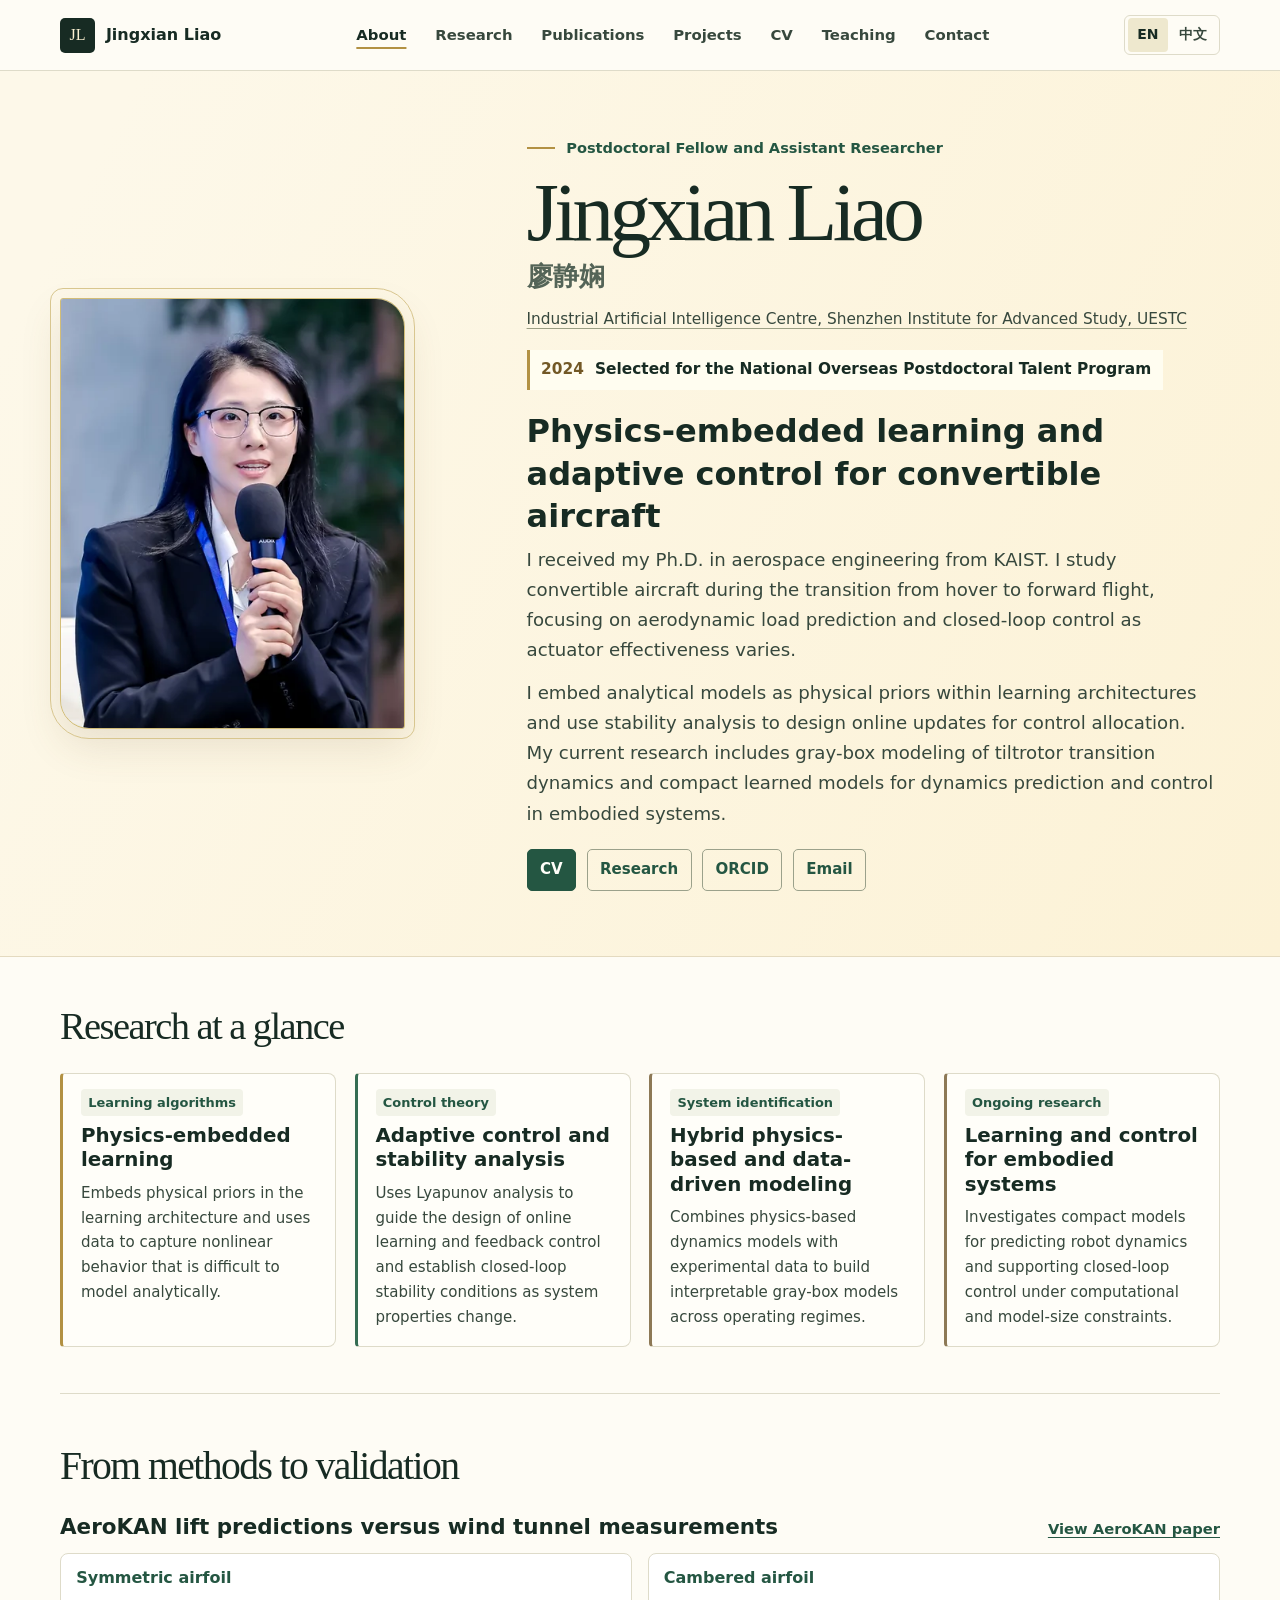
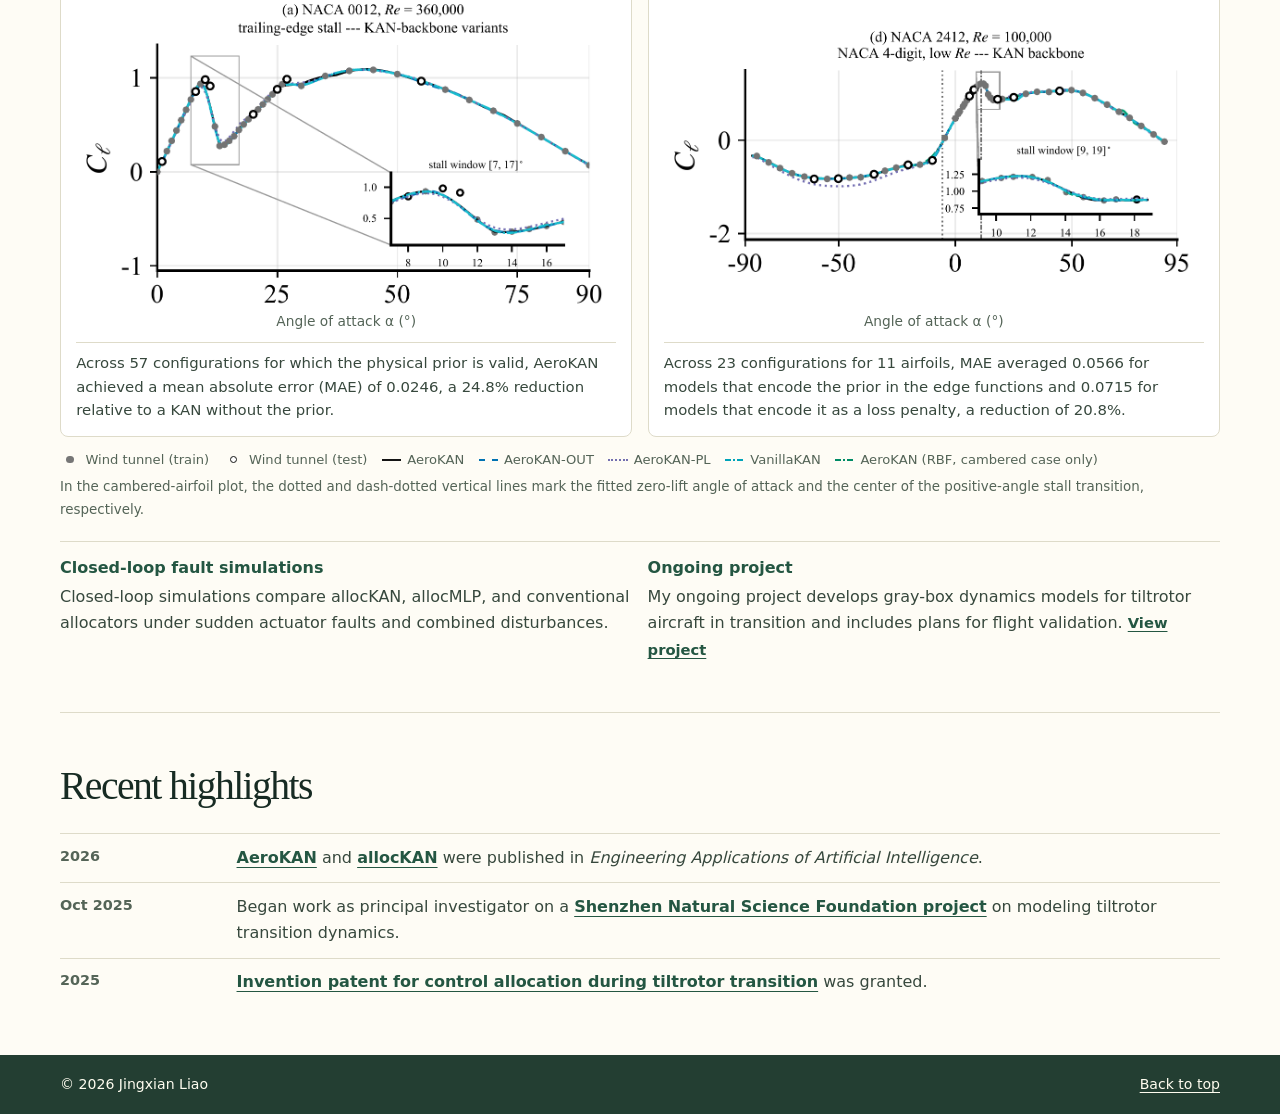
<file: index.html>
<!doctype html>
<html lang="en">
<head>
  <meta charset="utf-8">
  <meta name="viewport" content="width=device-width, initial-scale=1">
  <meta name="description" content="Jingxian Liao (廖静娴), postdoctoral researcher at UESTC. Physics-embedded machine learning and adaptive control for convertible aircraft and embodied systems.">
  <meta name="theme-color" content="#fcf7e9">
  <meta property="og:type" content="website">
  <meta property="og:title" content="Jingxian Liao · 廖静娴">
  <meta property="og:description" content="Physics-embedded machine learning and adaptive control for convertible aircraft.">
  <meta property="og:image" content="https://jingxianliao.github.io/assets/jingxian-liao-portrait.webp">
  <meta property="og:url" content="https://jingxianliao.github.io/">
  <title>Scientific Machine Learning and Control · Jingxian Liao</title>
  <link rel="canonical" href="https://jingxianliao.github.io/">
  <link rel="stylesheet" href="academic.css?v=lift-20261126">
  <script src="academic.js?v=pages-20261126" defer></script>
</head>
<body id="top" data-page="about" data-title-zh="科学机器学习与控制 · 廖静娴">
  <a class="skip" href="#main" data-zh="跳到正文">Skip to content</a>
  <header class="site-header">
    <div class="shell nav-layout">
      <a class="wordmark" href="index.html"><span class="monogram" aria-hidden="true">JL</span><span data-zh="廖静娴">Jingxian Liao</span></a>
      <nav class="nav-links" aria-label="Sections" data-label-zh="页面栏目">
        <a href="index.html" aria-current="page" data-zh="关于我">About</a>
        <a href="research.html" data-zh="研究">Research</a>
        <a href="publications.html" data-zh="论文">Publications</a>
        <a href="projects.html" data-zh="项目">Projects</a>
        <a href="cv.html" data-zh="简历">CV</a>
        <a href="teaching.html" data-zh="教学">Teaching</a>
        <a href="contact.html" data-zh="联系">Contact</a>
      </nav>
      <div class="language" role="group" aria-label="Language / 语言" hidden>
        <button type="button" data-lang="en" aria-pressed="true" lang="en">EN</button>
        <button type="button" data-lang="zh" aria-pressed="false" lang="zh-CN">中文</button>
      </div>
    </div>
  </header>
  <main id="main">
    <section class="about" id="about" aria-labelledby="about-name">
      <div class="shell hero">
        <figure class="hero-portrait">
          <img src="assets/jingxian-liao-portrait.webp" width="1200" height="800" fetchpriority="high" alt="Jingxian Liao speaking at an academic event" data-alt-zh="廖静娴在学术活动中发言">
        </figure>
        <div class="hero-copy">
          <p class="hero-role" data-zh="博士后 · 助理研究员">Postdoctoral Fellow and Assistant Researcher</p>
          <h1 id="about-name" data-zh="廖静娴">Jingxian Liao</h1>
          <p class="alt-name" lang="zh-CN" data-zh="Jingxian Liao">廖静娴</p>
          <p class="hero-affiliation"><a href="https://www.i4ai.org/" data-zh="电子科技大学（深圳）高等研究院 · 人工智能工业创新研究中心">Industrial Artificial Intelligence Centre, Shenzhen Institute for Advanced Study, UESTC</a></p>
          <div class="hero-honor"><time datetime="2024" data-zh="2024 年">2024</time><strong data-zh="入选国家海外博士后人才引进项目">Selected for the National Overseas Postdoctoral Talent Program</strong></div>
          <h2 class="hero-research" data-zh="面向可转换构型飞行器的物理机理嵌入式学习与自适应控制">Physics-embedded learning and adaptive control for convertible aircraft</h2>
          <p class="hero-description" data-zh="我在韩国科学技术院（KAIST）获航空航天工程博士学位。我的研究聚焦可转换构型飞行器从悬停到前飞的过渡过程，关注两个相互关联的问题：如何预测随飞行状态变化的气动载荷，以及如何在执行器效能变化时维持闭环控制性能。">I received my Ph.D. in aerospace engineering from KAIST. I study convertible aircraft during the transition from hover to forward flight, focusing on aerodynamic load prediction and closed-loop control as actuator effectiveness varies.</p>
          <p class="hero-description" data-zh="我将解析物理先验直接嵌入学习模型，并用稳定性分析指导控制分配的在线更新。目前，我正在推进倾转旋翼过渡段的灰箱动力学建模，也在探索如何把紧凑的学习模型用于具身智能系统的动力学建模与控制。">I embed analytical models as physical priors within learning architectures and use stability analysis to design online updates for control allocation. My current research includes gray-box modeling of tiltrotor transition dynamics and compact learned models for dynamics prediction and control in embodied systems.</p>
          <div class="hero-actions">
            <a class="button primary" href="cv.html" data-zh="学术简历">CV</a>
            <a class="button" href="research.html" data-zh="研究方向">Research</a>
            <a class="button" href="https://orcid.org/0000-0002-6148-9685">ORCID</a>
            <a class="button" href="mailto:jingxianliao@uestc.edu.cn" data-zh="邮件联系">Email</a>
          </div>
        </div>
      </div>
    </section>
    <section class="shell section about-research" aria-labelledby="about-research-title">
      <div class="section-heading">
        <h2 id="about-research-title" data-zh="研究概览">Research at a glance</h2>
      </div>
      <div class="research-grid about-work-grid">
        <a class="about-work" href="research.html#aerokan">
          <span class="work-label" data-zh="学习算法">Learning algorithms</span>
          <h3 data-zh="物理机理嵌入式学习">Physics-embedded learning</h3>
          <span data-zh="将物理先验嵌入模型结构，由数据学习解析模型难以描述的非线性行为。">Embeds physical priors in the learning architecture and uses data to capture nonlinear behavior that is difficult to model analytically.</span>
        </a>
        <a class="about-work" href="research.html#allockan">
          <span class="work-label" data-zh="控制理论">Control theory</span>
          <h3 data-zh="基于稳定性分析的自适应控制">Adaptive control and stability analysis</h3>
          <span data-zh="用李雅普诺夫分析指导在线学习与反馈控制设计，建立系统特性变化时的闭环稳定性条件。">Uses Lyapunov analysis to guide the design of online learning and feedback control and establish closed-loop stability conditions as system properties change.</span>
        </a>
        <a class="about-work" href="projects.html#project-shenzhen">
          <span class="work-label" data-zh="系统辨识">System identification</span>
          <h3 data-zh="机理与数据融合的动力学建模">Hybrid physics-based and data-driven modeling</h3>
          <span data-zh="把动力学机理与实验数据结合，构建可解释的灰箱模型，描述系统跨工况的动态响应。">Combines physics-based dynamics models with experimental data to build interpretable gray-box models across operating regimes.</span>
        </a>
        <a class="about-work" href="research.html#ongoing">
          <span class="work-label" data-zh="在研方向">Ongoing research</span>
          <h3 data-zh="具身系统的学习与控制">Learning and control for embodied systems</h3>
          <span data-zh="探索如何在模型规模和计算资源受限时，学习可用于动力学预测与闭环控制的紧凑模型。">Investigates compact models for predicting robot dynamics and supporting closed-loop control under computational and model-size constraints.</span>
        </a>
      </div>
    </section>
    <section class="shell section about-validation" aria-labelledby="validation-title">
      <div class="section-heading">
        <h2 id="validation-title" data-zh="从方法到验证">From methods to validation</h2>
      </div>
      <div class="lift-comparison">
        <div class="lift-heading">
          <h3 data-zh="AeroKAN 升力预测与风洞数据对比">AeroKAN lift predictions versus wind tunnel measurements</h3>
          <a class="text-link" href="publications.html#paper-aero" data-zh="查看 AeroKAN 论文">View AeroKAN paper</a>
        </div>
        <div class="lift-pair">
          <figure class="lift-card">
            <figcaption><h4 data-zh="对称翼型">Symmetric airfoil</h4></figcaption>
            <a class="lift-chart" href="assets/aerokan-lift-symmetric.png" target="_blank" rel="noopener">
              <img src="assets/aerokan-lift-symmetric.png" width="1167" height="684" loading="lazy" decoding="async" alt="Enlarge the comparison of predicted lift curves and wind tunnel measurements for NACA 0012 at a Reynolds number of 360,000" data-alt-zh="放大查看 NACA 0012 在雷诺数 360,000 下的升力预测曲线和风洞数据">
            </a>
            <p class="lift-axis" data-zh="攻角 α（°）">Angle of attack α (°)</p>
            <p class="lift-result" data-zh="物理先验适用的 57 个工况中，AeroKAN 的平均绝对误差为 0.0246，较无先验 KAN 降低 24.8%。">Across 57 configurations for which the physical prior is valid, AeroKAN achieved a mean absolute error (MAE) of 0.0246, a 24.8% reduction relative to a KAN without the prior.</p>
          </figure>
          <figure class="lift-card">
            <figcaption><h4 data-zh="有弯度翼型">Cambered airfoil</h4></figcaption>
            <a class="lift-chart" href="assets/aerokan-lift-cambered.png" target="_blank" rel="noopener">
              <img src="assets/aerokan-lift-cambered.png" width="1167" height="576" loading="lazy" decoding="async" alt="Enlarge the comparison of predicted lift curves and wind tunnel measurements for NACA 2412 at a Reynolds number of 100,000" data-alt-zh="放大查看 NACA 2412 在雷诺数 100,000 下的升力预测曲线和风洞数据">
            </a>
            <p class="lift-axis" data-zh="攻角 α（°）">Angle of attack α (°)</p>
            <p class="lift-result" data-zh="11 种翼型的 23 个工况中，边函数结构编码组的平均绝对误差为 0.0566，较损失惩罚编码组的 0.0715 低 20.8%。">Across 23 configurations for 11 airfoils, MAE averaged 0.0566 for models that encode the prior in the edge functions and 0.0715 for models that encode it as a loss penalty, a reduction of 20.8%.</p>
          </figure>
        </div>
        <ul class="lift-legend" aria-label="Lift plot legend" data-label-zh="升力对比图图例">
          <li><i class="lift-mark train" aria-hidden="true"></i><span data-zh="风洞训练数据">Wind tunnel (train)</span></li>
          <li><i class="lift-mark test" aria-hidden="true"></i><span data-zh="风洞测试数据">Wind tunnel (test)</span></li>
          <li><i class="lift-mark structural" aria-hidden="true"></i><span>AeroKAN</span></li>
          <li><i class="lift-mark skip-model" aria-hidden="true"></i><span>AeroKAN-OUT</span></li>
          <li><i class="lift-mark penalty" aria-hidden="true"></i><span>AeroKAN-PL</span></li>
          <li><i class="lift-mark vanilla" aria-hidden="true"></i><span>VanillaKAN</span></li>
          <li><i class="lift-mark rbf" aria-hidden="true"></i><span data-zh="AeroKAN（RBF，仅有弯度翼型）">AeroKAN (RBF, cambered case only)</span></li>
        </ul>
        <p class="lift-note" data-zh="有弯度翼型图中的竖向点线与点划线分别标示拟合的零升力攻角和正向失速中心。">In the cambered-airfoil plot, the dotted and dash-dotted vertical lines mark the fitted zero-lift angle of attack and the center of the positive-angle stall transition, respectively.</p>
      </div>
      <dl class="validation-list validation-support">
        <div>
          <dt data-zh="闭环故障仿真">Closed-loop fault simulations</dt>
          <dd data-zh="在执行器突发故障及复合扰动场景中，比较 allocKAN、allocMLP 与传统分配方法的闭环表现。">Closed-loop simulations compare allocKAN, allocMLP, and conventional allocators under sudden actuator faults and combined disturbances.</dd>
        </div>
        <div>
          <dt data-zh="在研项目">Ongoing project</dt>
          <dd><span data-zh="将机理与数据融合的灰箱建模推进到倾转旋翼过渡飞行，并将飞行验证纳入项目计划。">My ongoing project develops gray-box dynamics models for tiltrotor aircraft in transition and includes plans for flight validation.</span> <a class="text-link" href="projects.html#project-shenzhen" data-zh="查看项目">View project</a></dd>
        </div>
      </dl>
    </section>
    <section class="shell section about-updates" aria-labelledby="updates-title">
      <div class="section-heading"><h2 id="updates-title" data-zh="近期进展">Recent highlights</h2></div>
      <ul class="highlight-list">
        <li><time datetime="2026" data-zh="2026 年">2026</time><p><a class="text-link" href="publications.html#paper-aero">AeroKAN</a> <span data-zh="和">and</span> <a class="text-link" href="publications.html#paper-alloc">allocKAN</a> <span data-zh="发表于">were published in</span> <em>Engineering Applications of Artificial Intelligence</em><span data-zh="。">.</span></p></li>
        <li><time datetime="2025-10" data-zh="2025 年 10 月">Oct 2025</time><p><span data-zh="主持的">Began work as principal investigator on a</span> <a class="text-link" href="projects.html#project-shenzhen" data-zh="深圳市自然科学基金面上项目">Shenzhen Natural Science Foundation project</a> <span data-zh="启动，研究倾转旋翼飞行器的过渡段动力学建模。">on modeling tiltrotor transition dynamics.</span></p></li>
        <li><time datetime="2025" data-zh="2025 年">2025</time><p><a class="text-link" href="publications.html#patents" data-zh="倾转旋翼飞行器过渡态控制分配发明专利">Invention patent for control allocation during tiltrotor transition</a> <span data-zh="获授权。">was granted.</span></p></li>
      </ul>
    </section>
  </main>
  <footer class="site-footer">
    <div class="shell footer-layout"><p data-zh="© 2026 廖静娴">© 2026 Jingxian Liao</p><a href="#top" data-zh="返回顶部">Back to top</a></div>
  </footer>
</body>
</html>
</file>
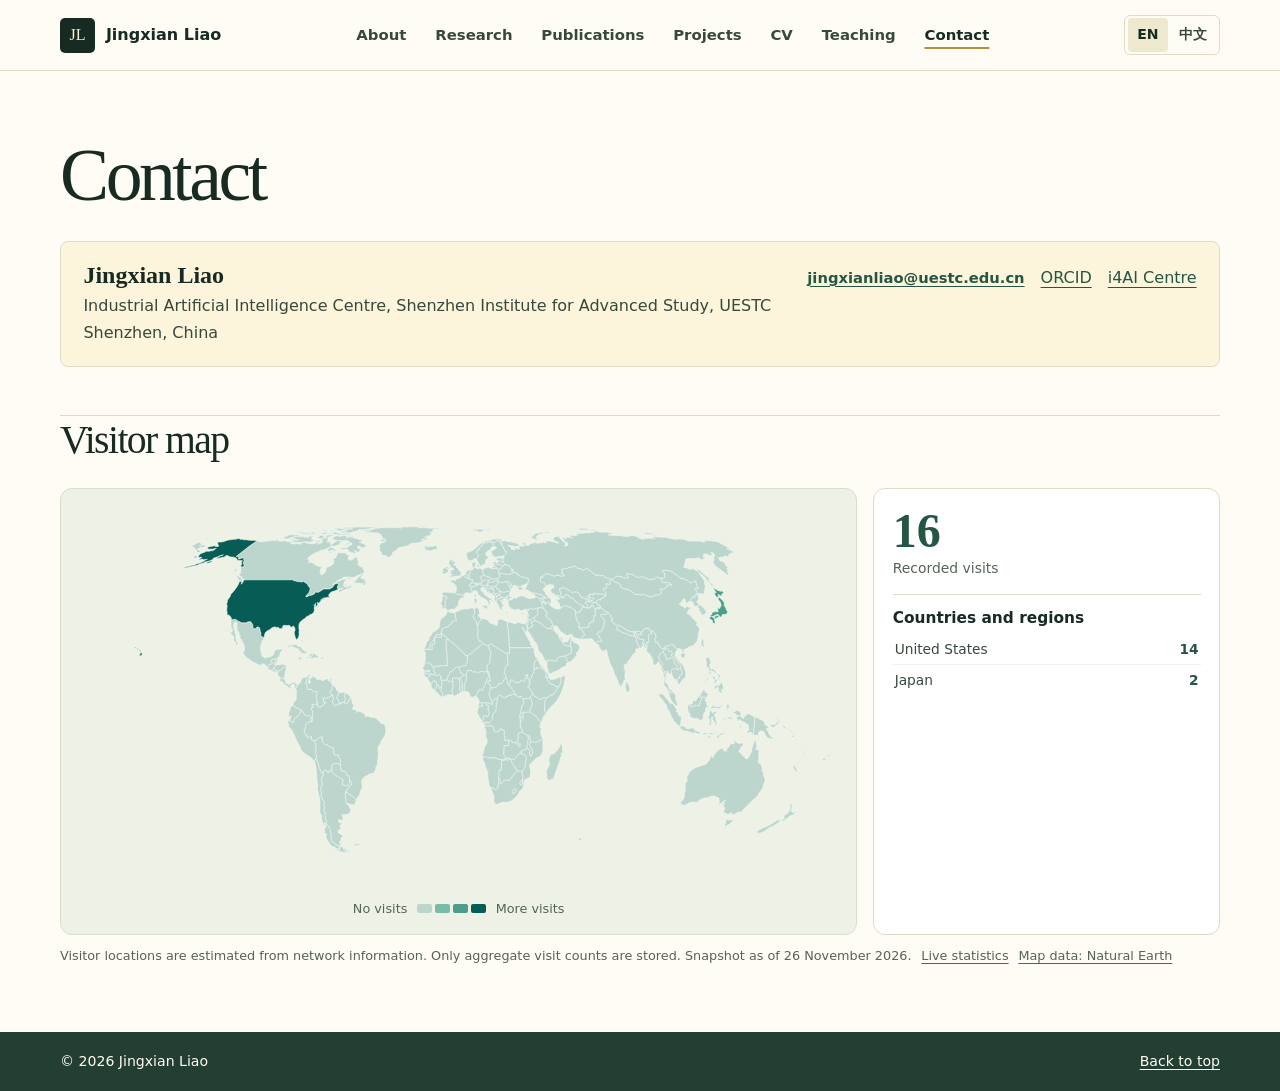
<file: contact.html>
<!doctype html>
<html lang="en">
<head>
  <meta charset="utf-8">
  <meta name="viewport" content="width=device-width, initial-scale=1">
  <meta name="description" content="Jingxian Liao (廖静娴), postdoctoral researcher at UESTC. Physics-embedded machine learning and adaptive control for convertible aircraft and embodied systems.">
  <meta name="theme-color" content="#fcf7e9">
  <meta property="og:type" content="website">
  <meta property="og:title" content="Contact · Jingxian Liao">
  <meta property="og:description" content="Physics-embedded machine learning and adaptive control for convertible aircraft.">
  <meta property="og:image" content="https://jingxianliao.github.io/assets/jingxian-liao-portrait.webp">
  <meta property="og:url" content="https://jingxianliao.github.io/contact.html">
  <title>Contact · Jingxian Liao</title>
  <link rel="canonical" href="https://jingxianliao.github.io/contact.html">
  <link rel="stylesheet" href="academic.css?v=profile-20261126">
  <script src="academic.js?v=pages-20261126" defer></script>
  <script src="assets/visitor-map.js" defer></script>
</head>
<body id="top" data-page="contact" data-title-zh="联系 · 廖静娴">
  <a class="skip" href="#main" data-zh="跳到正文">Skip to content</a>
  <header class="site-header">
    <div class="shell nav-layout">
      <a class="wordmark" href="index.html"><span class="monogram" aria-hidden="true">JL</span><span data-zh="廖静娴">Jingxian Liao</span></a>
      <nav class="nav-links" aria-label="Sections" data-label-zh="页面栏目">
        <a href="index.html" data-zh="关于我">About</a>
        <a href="research.html" data-zh="研究">Research</a>
        <a href="publications.html" data-zh="论文">Publications</a>
        <a href="projects.html" data-zh="项目">Projects</a>
        <a href="cv.html" data-zh="简历">CV</a>
        <a href="teaching.html" data-zh="教学">Teaching</a>
        <a href="contact.html" aria-current="page" data-zh="联系">Contact</a>
      </nav>
      <div class="language" role="group" aria-label="Language / 语言" hidden>
        <button type="button" data-lang="en" aria-pressed="true" lang="en">EN</button>
        <button type="button" data-lang="zh" aria-pressed="false" lang="zh-CN">中文</button>
      </div>
    </div>
  </header>
  <main id="main">
    <section class="shell section contact-section" id="contact" aria-labelledby="contact-title">
      <div class="section-heading page-heading">
        <h1 id="contact-title" data-zh="联系">Contact</h1>
      </div>
      <div class="contact-card">
        <div>
          <h2 data-zh="廖静娴">Jingxian Liao</h2>
          <p data-zh="电子科技大学（深圳）高等研究院 · 人工智能工业创新研究中心">Industrial Artificial Intelligence Centre, Shenzhen Institute for Advanced Study, UESTC</p>
          <p data-zh="中国深圳">Shenzhen, China</p>
        </div>
        <div class="contact-links">
          <a class="text-link" href="mailto:jingxianliao@uestc.edu.cn">jingxianliao@uestc.edu.cn</a>
          <a href="https://orcid.org/0000-0002-6148-9685">ORCID</a>
          <a href="https://www.i4ai.org/" data-zh="研究中心官网">i4AI Centre</a>
        </div>
      </div>
      <section class="visitor-section" id="visitors" aria-labelledby="visitors-title">
        <div class="section-heading"><h2 id="visitors-title" data-zh="访客地图">Visitor map</h2></div>
      <div class="visitor-layout">
        <figure class="visitor-figure">
          <svg class="visitor-world" role="img" aria-labelledby="visitor-map-title" viewBox="0 0 1000 480">
            <title id="visitor-map-title" data-zh="各国家或地区的访问量分布">World map showing visits by country or region</title>
          </svg>
          <figcaption class="visitor-legend">
            <span data-zh="暂无访问">No visits</span><span class="visitor-scale" aria-hidden="true"><i></i><i></i><i></i><i></i></span><span data-zh="访问较多">More visits</span>
          </figcaption>
        </figure>
        <div class="visitor-summary">
          <p class="visitor-total"><strong data-visitor-total>—</strong><span data-zh="累计访问次数">Recorded visits</span></p>
          <div class="visitor-ranking">
            <h3 data-zh="国家或地区">Countries and regions</h3>
            <ol data-visitor-ranking aria-labelledby="visitors-title" tabindex="0" hidden></ol>
            <p class="visitor-state" data-visitor-state role="status" data-zh="正在加载统计…">Loading statistics…</p>
          </div>
        </div>
      </div>
      <p class="visitor-note"><span data-zh="位置为网络连接推断的国家或地区，仅保存汇总次数。">Visitor locations are estimated from network information. Only aggregate visit counts are stored.</span> <span data-zh="统计截至 2026-11-26。">Snapshot as of 26 November 2026.</span> <a href="https://jingxianliao.lilac-beech-1138.chatgpt.site/#visitors" data-zh="查看实时统计">Live statistics</a> <a href="https://www.naturalearthdata.com/" data-zh="地理底图：Natural Earth">Map data: Natural Earth</a></p>
      </section>
    </section>
  </main>
  <footer class="site-footer">
    <div class="shell footer-layout"><p data-zh="© 2026 廖静娴">© 2026 Jingxian Liao</p><a href="#top" data-zh="返回顶部">Back to top</a></div>
  </footer>
</body>
</html>
</file>
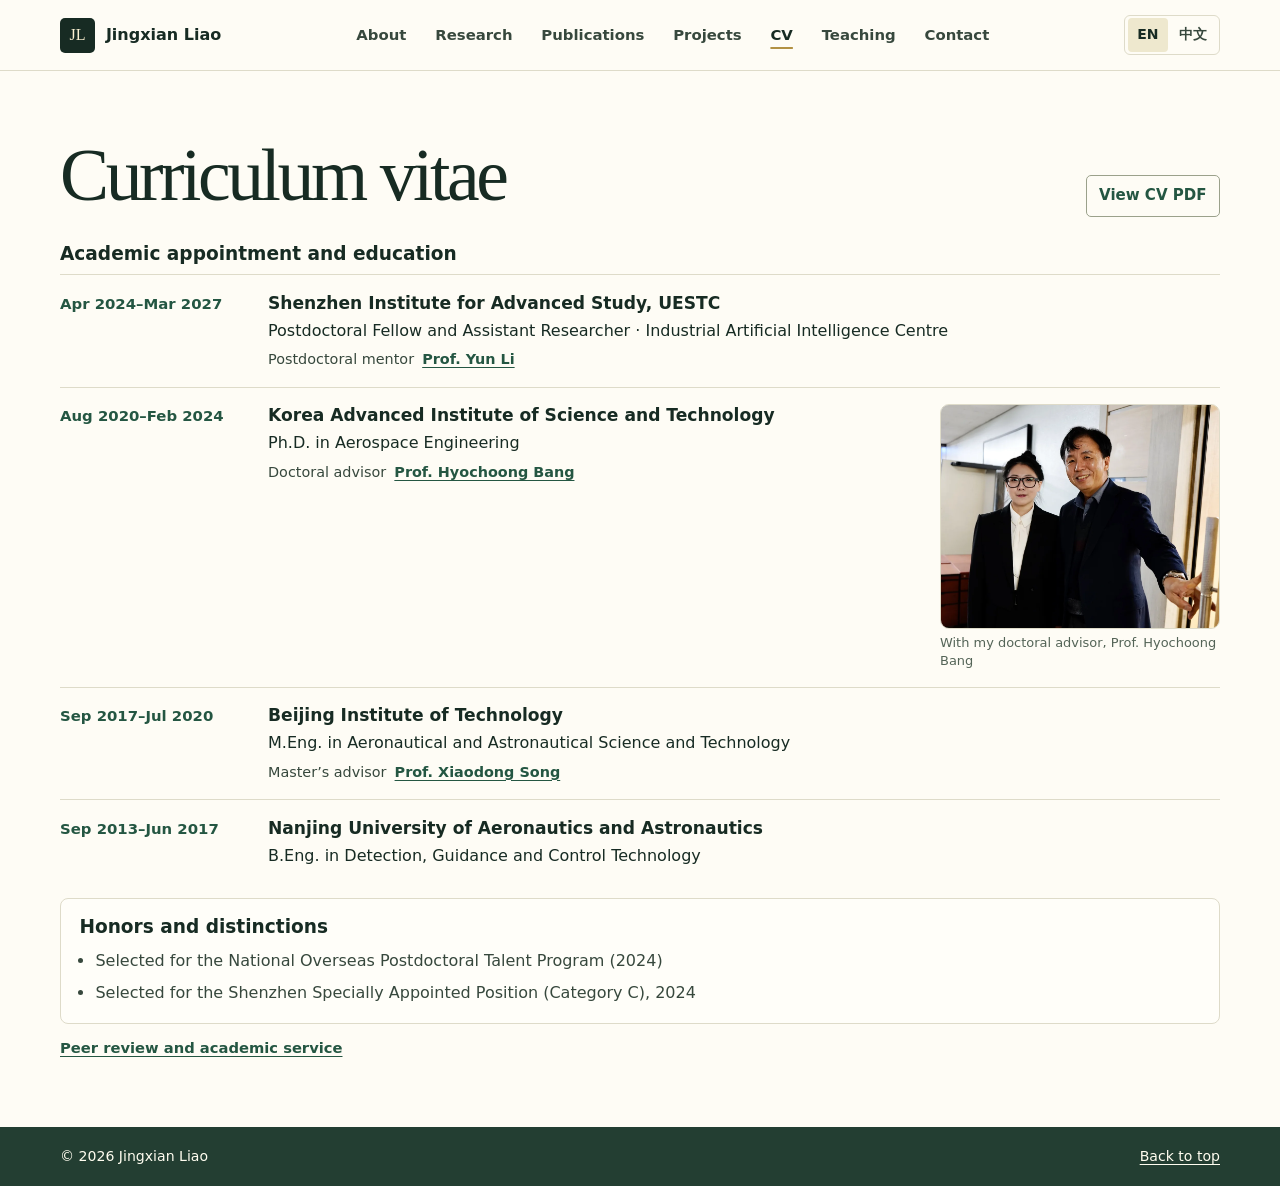
<file: cv.html>
<!doctype html>
<html lang="en">
<head>
  <meta charset="utf-8">
  <meta name="viewport" content="width=device-width, initial-scale=1">
  <meta name="description" content="Jingxian Liao (廖静娴), postdoctoral researcher at UESTC. Physics-embedded machine learning and adaptive control for convertible aircraft and embodied systems.">
  <meta name="theme-color" content="#fcf7e9">
  <meta property="og:type" content="website">
  <meta property="og:title" content="Curriculum vitae · Jingxian Liao">
  <meta property="og:description" content="Physics-embedded machine learning and adaptive control for convertible aircraft.">
  <meta property="og:image" content="https://jingxianliao.github.io/assets/jingxian-liao-portrait.webp">
  <meta property="og:url" content="https://jingxianliao.github.io/cv.html">
  <title>Curriculum vitae · Jingxian Liao</title>
  <link rel="canonical" href="https://jingxianliao.github.io/cv.html">
  <link rel="stylesheet" href="academic.css?v=profile-20261126">
  <script src="academic.js?v=pages-20261126" defer></script>
</head>
<body id="top" data-page="cv" data-title-zh="学术简历 · 廖静娴">
  <a class="skip" href="#main" data-zh="跳到正文">Skip to content</a>
  <header class="site-header">
    <div class="shell nav-layout">
      <a class="wordmark" href="index.html"><span class="monogram" aria-hidden="true">JL</span><span data-zh="廖静娴">Jingxian Liao</span></a>
      <nav class="nav-links" aria-label="Sections" data-label-zh="页面栏目">
        <a href="index.html" data-zh="关于我">About</a>
        <a href="research.html" data-zh="研究">Research</a>
        <a href="publications.html" data-zh="论文">Publications</a>
        <a href="projects.html" data-zh="项目">Projects</a>
        <a href="cv.html" aria-current="page" data-zh="简历">CV</a>
        <a href="teaching.html" data-zh="教学">Teaching</a>
        <a href="contact.html" data-zh="联系">Contact</a>
      </nav>
      <div class="language" role="group" aria-label="Language / 语言" hidden>
        <button type="button" data-lang="en" aria-pressed="true" lang="en">EN</button>
        <button type="button" data-lang="zh" aria-pressed="false" lang="zh-CN">中文</button>
      </div>
    </div>
  </header>
  <main id="main">
    <section class="shell section cv-section" id="cv" aria-labelledby="cv-title">
      <div class="section-heading cv-heading page-heading">
        <h1 id="cv-title" data-zh="学术简历">Curriculum vitae</h1>
        <a class="button secondary" href="assets/Jingxian-Liao-CV.pdf" data-zh="查看简历 PDF">View CV PDF</a>
      </div>
      <div id="experience">
        <h2 class="cv-subheading" data-zh="任职与教育经历">Academic appointment and education</h2>
        <ol class="experience-list">
          <li>
            <p class="period" data-zh="2024.04–2027.03">Apr 2024–Mar 2027</p>
            <div>
              <h3 data-zh="电子科技大学（深圳）高等研究院">Shenzhen Institute for Advanced Study, UESTC</h3>
              <p class="appointment" data-zh="博士后、助理研究员 · 人工智能工业创新研究中心">Postdoctoral Fellow and Assistant Researcher · Industrial Artificial Intelligence Centre</p>
              <p class="mentor"><span data-zh="博士后合作导师">Postdoctoral mentor</span> <a href="https://yjsjy.uestc.edu.cn/gmis/jcsjgl/dsfc/dsgrjj/11946" data-zh="李耘教授">Prof. Yun Li</a></p>
            </div>
          </li>
          <li id="kaist">
            <p class="period" data-zh="2020.08–2024.02">Aug 2020–Feb 2024</p>
            <div class="education-with-photo">
              <div>
                <h3 data-zh="韩国科学技术院（KAIST）">Korea Advanced Institute of Science and Technology</h3>
                <p class="appointment" data-zh="航空航天工程博士">Ph.D. in Aerospace Engineering</p>
                <p class="mentor"><span data-zh="博士导师">Doctoral advisor</span> <a href="https://pure.kaist.ac.kr/en/persons/hyochoong-bang/" data-zh="Hyochoong Bang 教授">Prof. Hyochoong Bang</a></p>
              </div>
              <figure class="advisor-photo">
                <a href="assets/with-doctoral-advisor.webp" target="_blank" rel="noopener">
                  <img src="assets/with-doctoral-advisor.webp" width="1079" height="1120" loading="lazy" decoding="async" alt="Jingxian Liao with Prof. Hyochoong Bang" data-alt-zh="廖静娴与 Hyochoong Bang 教授合照">
                </a>
                <figcaption data-zh="与博士导师 Hyochoong Bang 教授合影">With my doctoral advisor, Prof. Hyochoong Bang</figcaption>
              </figure>
            </div>
          </li>
          <li>
            <p class="period" data-zh="2017.09–2020.07">Sep 2017–Jul 2020</p>
            <div>
              <h3 data-zh="北京理工大学">Beijing Institute of Technology</h3>
              <p class="appointment" data-zh="航空宇航科学与技术硕士">M.Eng. in Aeronautical and Astronautical Science and Technology</p>
              <p class="mentor"><span data-zh="硕士导师">Master’s advisor</span> <a href="https://pure.bit.edu.cn/en/persons/xiaodong-song/" data-zh="宋晓东教授">Prof. Xiaodong Song</a></p>
            </div>
          </li>
          <li>
            <p class="period" data-zh="2013.09–2017.06">Sep 2013–Jun 2017</p>
            <div>
              <h3 data-zh="南京航空航天大学">Nanjing University of Aeronautics and Astronautics</h3>
              <p class="appointment" data-zh="探测制导与控制技术学士">B.Eng. in Detection, Guidance and Control Technology</p>
            </div>
          </li>
        </ol>
      </div>
      <div class="cv-notes cv-notes-single">
        <article>
          <h2 class="cv-subheading" data-zh="荣誉与人才项目">Honors and distinctions</h2>
          <ul>
            <li data-zh="2024 年入选国家海外博士后人才引进项目">Selected for the National Overseas Postdoctoral Talent Program (2024)</li>
            <li data-zh="2024 年获选深圳市特聘岗位（C 档）">Selected for the Shenzhen Specially Appointed Position (Category C), 2024</li>
          </ul>
        </article>
      </div>
      <p class="cv-service-link"><a class="text-link" href="teaching.html#service" data-zh="同行评审与学术服务">Peer review and academic service</a></p>
    </section>
  </main>
  <footer class="site-footer">
    <div class="shell footer-layout"><p data-zh="© 2026 廖静娴">© 2026 Jingxian Liao</p><a href="#top" data-zh="返回顶部">Back to top</a></div>
  </footer>
</body>
</html>
</file>
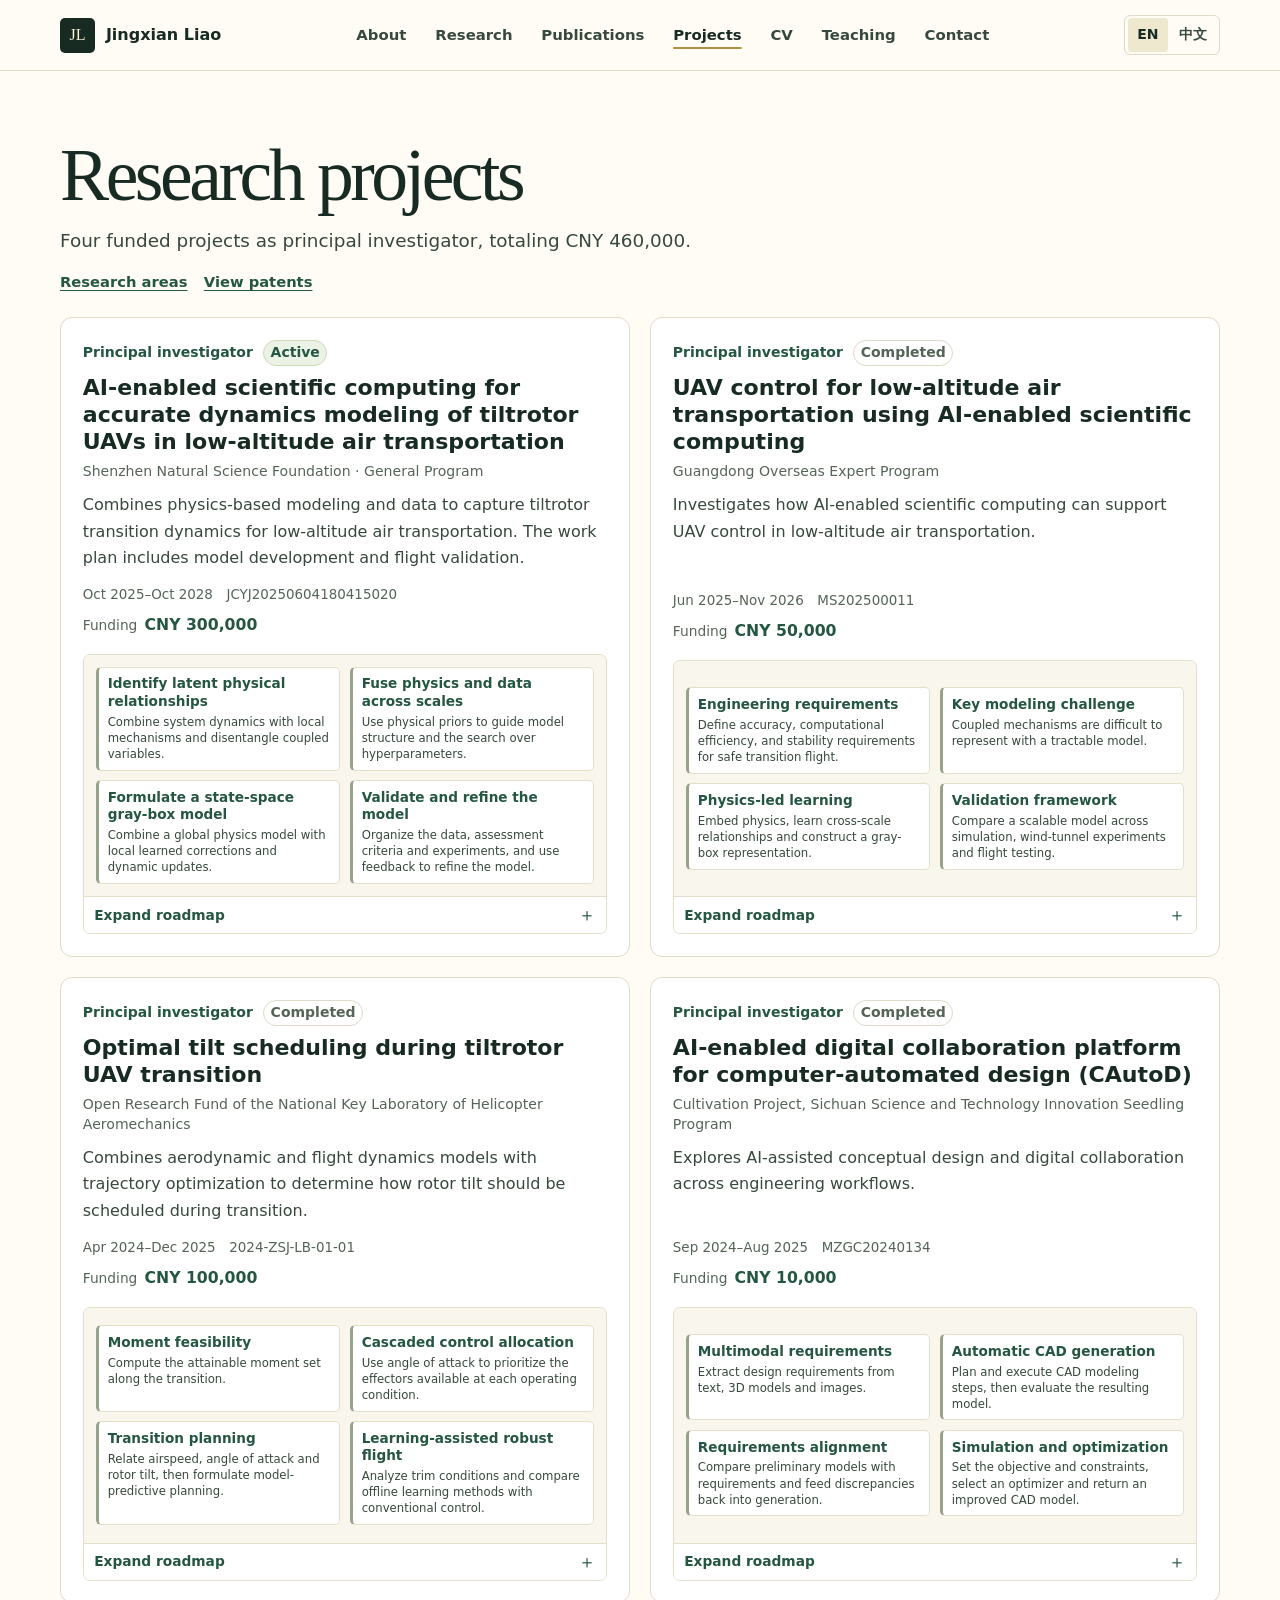
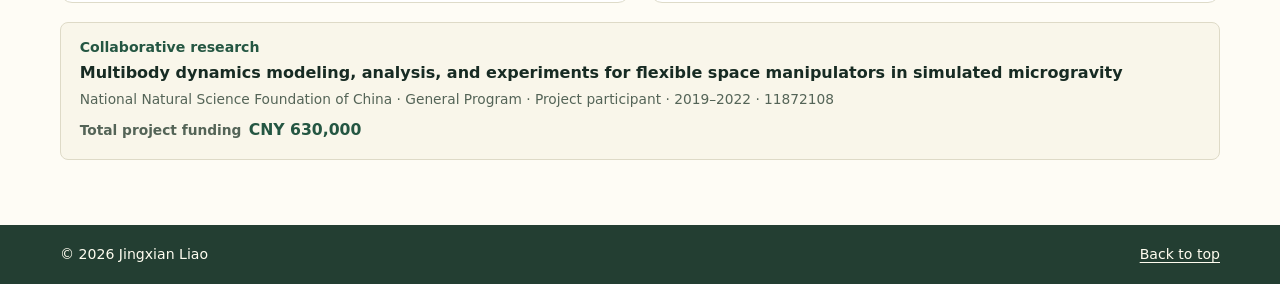
<file: projects.html>
<!doctype html>
<html lang="en">
<head>
  <meta charset="utf-8">
  <meta name="viewport" content="width=device-width, initial-scale=1">
  <meta name="description" content="Jingxian Liao (廖静娴), postdoctoral researcher at UESTC. Physics-embedded machine learning and adaptive control for convertible aircraft and embodied systems.">
  <meta name="theme-color" content="#fcf7e9">
  <meta property="og:type" content="website">
  <meta property="og:title" content="Projects · Jingxian Liao">
  <meta property="og:description" content="Physics-embedded machine learning and adaptive control for convertible aircraft.">
  <meta property="og:image" content="https://jingxianliao.github.io/assets/jingxian-liao-portrait.webp">
  <meta property="og:url" content="https://jingxianliao.github.io/projects.html">
  <title>Projects · Jingxian Liao</title>
  <link rel="canonical" href="https://jingxianliao.github.io/projects.html">
  <link rel="stylesheet" href="academic.css?v=pages-20261126">
  <script src="academic.js?v=pages-20261126" defer></script>
</head>
<body id="top" data-page="projects" data-title-zh="项目 · 廖静娴">
  <a class="skip" href="#main" data-zh="跳到正文">Skip to content</a>
  <header class="site-header">
    <div class="shell nav-layout">
      <a class="wordmark" href="index.html"><span class="monogram" aria-hidden="true">JL</span><span data-zh="廖静娴">Jingxian Liao</span></a>
      <nav class="nav-links" aria-label="Sections" data-label-zh="页面栏目">
        <a href="index.html" data-zh="关于我">About</a>
        <a href="research.html" data-zh="研究">Research</a>
        <a href="publications.html" data-zh="论文">Publications</a>
        <a href="projects.html" aria-current="page" data-zh="项目">Projects</a>
        <a href="cv.html" data-zh="简历">CV</a>
        <a href="teaching.html" data-zh="教学">Teaching</a>
        <a href="contact.html" data-zh="联系">Contact</a>
      </nav>
      <div class="language" role="group" aria-label="Language / 语言" hidden>
        <button type="button" data-lang="en" aria-pressed="true" lang="en">EN</button>
        <button type="button" data-lang="zh" aria-pressed="false" lang="zh-CN">中文</button>
      </div>
    </div>
  </header>
  <main id="main">
    <section class="shell section" id="projects" aria-labelledby="projects-title">
      <div class="section-heading page-heading">
        <h1 id="projects-title" data-zh="科研项目">Research projects</h1>
        <p data-zh="主持四项科研项目，资助经费合计 46 万元。">Four funded projects as principal investigator, totaling CNY 460,000.</p>
      </div>
      <div class="page-links">
        <a class="text-link" href="research.html" data-zh="研究方向">Research areas</a>
        <a class="text-link" href="publications.html#patents" data-zh="查看专利">View patents</a>
      </div>
        <div class="project-grid"><article class="project" id="project-shenzhen">
      <div class="project-meta"><span><span data-zh="项目负责人">Principal investigator</span></span> <span class="project-status active" data-zh="在研">Active</span></div>
      <h3 data-zh="基于人工智能科学计算的低空交通倾转旋翼无人机动力学精准建模">AI-enabled scientific computing for accurate dynamics modeling of tiltrotor UAVs in low-altitude air transportation</h3>
      <p class="funding" data-zh="深圳市自然科学基金面上项目">Shenzhen Natural Science Foundation · General Program</p>
      <p class="project-description" data-zh="面向低空交通，研究倾转旋翼过渡段的机理与数据融合动力学建模。研究路线涵盖模型构建与飞行验证。">Combines physics-based modeling and data to capture tiltrotor transition dynamics for low-altitude air transportation. The work plan includes model development and flight validation.</p>
      <div class="project-dates"><span data-zh="2025.10–2028.10">Oct 2025–Oct 2028</span><span>JCYJ20250604180415020</span></div>
      <p class="grant-award"><span data-zh="资助金额">Funding</span><strong data-zh="30 万元">CNY 300,000</strong></p>
      <figure class="route">
        <button class="figure-preview" type="button" aria-haspopup="dialog">
          <span class="figure-frame">
            <span class="roadmap-en" lang="en"><span class="route-step"><strong>Identify latent physical relationships</strong><span>Combine system dynamics with local mechanisms and disentangle coupled variables.</span></span><span class="route-step"><strong>Fuse physics and data across scales</strong><span>Use physical priors to guide model structure and the search over hyperparameters.</span></span><span class="route-step"><strong>Formulate a state-space gray-box model</strong><span>Combine a global physics model with local learned corrections and dynamic updates.</span></span><span class="route-step"><strong>Validate and refine the model</strong><span>Organize the data, assessment criteria and experiments, and use feedback to refine the model.</span></span></span>
            <img class="roadmap-zh" lang="zh-CN" src="assets/shenzhen-roadmap.webp" width="1465" height="1305" loading="lazy" alt="深圳市面上项目总体技术路线图，包含隐含物理关系挖掘、跨尺度数物融合、灰箱模型和实验验证。">
          </span>
          <span class="figure-preview-label"><span data-zh="放大路线图">Expand roadmap</span><span class="zoom" aria-hidden="true">＋</span></span>
        </button>
        <ul class="detail-notes roadmap-en" lang="en"><li>Scientific questions: efficient physics–data fusion in the state-space formulation and physics-led flight dynamics modeling across scales.</li><li>Research strand 1: identify latent variables and their couplings, then develop representations that disentangle nonlinear dynamic behavior.</li><li>Research strand 2: search cross-scale model structures and hyperparameters. Use prior physical principles to improve interpretability of the model and its predictions.</li><li>Research strand 3: combine a globally mechanistic model with locally fitted corrections. Place this combination in a nonlinear state-space model with dynamic updates.</li><li>Proposed validation: objective tests of control accuracy and flight performance, subjective feedback from users and engineers, system and control-signal datasets, and simulation and data-analysis tools.</li></ul>
      </figure>
    </article><article class="project" id="project-guangdong">
      <div class="project-meta"><span><span data-zh="项目负责人">Principal investigator</span></span> <span class="project-status" data-zh="结题">Completed</span></div>
      <h3 data-zh="基于人工智能科学计算的低空交通无人机控制技术及应用">UAV control for low-altitude air transportation using AI-enabled scientific computing</h3>
      <p class="funding" data-zh="广东省海外名师项目">Guangdong Overseas Expert Program</p>
      <p class="project-description" data-zh="研究人工智能科学计算在低空交通无人机控制中的应用。">Investigates how AI-enabled scientific computing can support UAV control in low-altitude air transportation.</p>
      <div class="project-dates"><span data-zh="2025.06–2026.11">Jun 2025–Nov 2026</span><span>MS202500011</span></div>
      <p class="grant-award"><span data-zh="资助金额">Funding</span><strong data-zh="5 万元">CNY 50,000</strong></p>
      <figure class="route">
        <button class="figure-preview" type="button" aria-haspopup="dialog">
          <span class="figure-frame">
            <span class="roadmap-en" lang="en"><span class="route-step"><strong>Engineering requirements</strong><span>Define accuracy, computational efficiency, and stability requirements for safe transition flight.</span></span><span class="route-step"><strong>Key modeling challenge</strong><span>Coupled mechanisms are difficult to represent with a tractable model.</span></span><span class="route-step"><strong>Physics-led learning</strong><span>Embed physics, learn cross-scale relationships and construct a gray-box representation.</span></span><span class="route-step"><strong>Validation framework</strong><span>Compare a scalable model across simulation, wind-tunnel experiments and flight testing.</span></span></span>
            <img class="roadmap-zh" lang="zh-CN" src="assets/guangdong-roadmap.webp" width="1465" height="1134" loading="lazy" alt="工程需求、建模挑战、物理主导的跨尺度灰箱模型和多保真度验证。">
          </span>
          <span class="figure-preview-label"><span data-zh="放大路线图">Expand roadmap</span><span class="zoom" aria-hidden="true">＋</span></span>
        </button>
        <ul class="detail-notes roadmap-en" lang="en"><li>Engineering requirements: safe flight, accurate dynamics, stable behavior and efficient model evaluation.</li><li>Research program: identify latent physical relationships, model flight dynamics across scales with physics and data, and describe structure–performance relationships with a state-space gray-box model.</li><li>Proposed validation framework spans simulation, wind-tunnel experiments and flight testing. Intended outputs include decoupling and model-search algorithms alongside mixed-order subsystem and nonlinear state-space models.</li></ul>
      </figure>
    </article><article class="project" id="project-helicopter">
      <div class="project-meta"><span><span data-zh="项目负责人">Principal investigator</span></span> <span class="project-status" data-zh="结题">Completed</span></div>
      <h3 data-zh="倾转旋翼无人机过渡过程最优倾转策略研究">Optimal tilt scheduling during tiltrotor UAV transition</h3>
      <p class="funding" data-zh="直升机动力学全国重点实验室开放基金">Open Research Fund of the National Key Laboratory of Helicopter Aeromechanics</p>
      <p class="project-description" data-zh="结合过渡段气动与飞行动力学建模、轨迹优化，研究旋翼倾转角如何随过渡过程调度。">Combines aerodynamic and flight dynamics models with trajectory optimization to determine how rotor tilt should be scheduled during transition.</p>
      <div class="project-dates"><span data-zh="2024.04–2025.12">Apr 2024–Dec 2025</span><span>2024-ZSJ-LB-01-01</span></div>
      <p class="grant-award"><span data-zh="资助金额">Funding</span><strong data-zh="10 万元">CNY 100,000</strong></p>
      <figure class="route">
        <button class="figure-preview" type="button" aria-haspopup="dialog">
          <span class="figure-frame">
            <span class="roadmap-en" lang="en"><span class="route-step"><strong>Moment feasibility</strong><span>Compute the attainable moment set along the transition.</span></span><span class="route-step"><strong>Cascaded control allocation</strong><span>Use angle of attack to prioritize the effectors available at each operating condition.</span></span><span class="route-step"><strong>Transition planning</strong><span>Relate airspeed, angle of attack and rotor tilt, then formulate model-predictive planning.</span></span><span class="route-step"><strong>Learning-assisted robust flight</strong><span>Analyze trim conditions and compare offline learning methods with conventional control.</span></span></span>
            <img class="roadmap-zh" lang="zh-CN" src="assets/helicopter-roadmap.webp" width="1442" height="1400" loading="lazy" alt="倾转过渡飞行示意，以及力矩优化串接链分配和学习辅助飞行两条路线。">
          </span>
          <span class="figure-preview-label"><span data-zh="放大路线图">Expand roadmap</span><span class="zoom" aria-hidden="true">＋</span></span>
        </button>
        <ul class="detail-notes roadmap-en" lang="en"><li>Strand 1: update the attainable moment set, design moment-optimal daisy-chain control allocation, use a neural model to study the relationship between angle of attack, airspeed and tilt angle, and formulate the transition strategy with model predictive control.</li><li>Strand 2: analyze operating points and trim along the transition. Use inverse reinforcement learning or a generative adversarial network for offline training, then compare training time and flight-control assistance against conventional control.</li></ul>
      </figure>
    </article><article class="project" id="project-sichuan">
      <div class="project-meta"><span><span data-zh="项目负责人">Principal investigator</span></span> <span class="project-status" data-zh="结题">Completed</span></div>
      <h3 data-zh="AI赋能的CAutoD数字协同创新平台">AI-enabled digital collaboration platform for computer-automated design (CAutoD)</h3>
      <p class="funding" data-zh="四川省科技创新苗子工程培育项目">Cultivation Project, Sichuan Science and Technology Innovation Seedling Program</p>
      <p class="project-description" data-zh="探索人工智能如何辅助计算机辅助概念设计，并支持工程设计流程中的数字化协同。">Explores AI-assisted conceptual design and digital collaboration across engineering workflows.</p>
      <div class="project-dates"><span data-zh="2024.09–2025.08">Sep 2024–Aug 2025</span><span>MZGC20240134</span></div>
      <p class="grant-award"><span data-zh="资助金额">Funding</span><strong data-zh="1 万元">CNY 10,000</strong></p>
      <figure class="route">
        <button class="figure-preview" type="button" aria-haspopup="dialog">
          <span class="figure-frame">
            <span class="roadmap-en" lang="en"><span class="route-step"><strong>Multimodal requirements</strong><span>Extract design requirements from text, 3D models and images.</span></span><span class="route-step"><strong>Automatic CAD generation</strong><span>Plan and execute CAD modeling steps, then evaluate the resulting model.</span></span><span class="route-step"><strong>Requirements alignment</strong><span>Compare preliminary models with requirements and feed discrepancies back into generation.</span></span><span class="route-step"><strong>Simulation and optimization</strong><span>Set the objective and constraints, select an optimizer and return an improved CAD model.</span></span></span>
            <img class="roadmap-zh" lang="zh-CN" src="assets/sichuan-roadmap.webp" width="1121" height="1187" loading="lazy" alt="CAD 多模态需求输入、需求分析、自动生成与评估、仿真优化及 CAD 模型输出。">
          </span>
          <span class="figure-preview-label"><span data-zh="放大路线图">Expand roadmap</span><span class="zoom" aria-hidden="true">＋</span></span>
        </button>
        <ul class="detail-notes roadmap-en" lang="en"><li>Requirements analysis: multimodal extraction, spatial alignment and 3D reconstruction, supported by a knowledge graph, user feedback and follow-up dialogue.</li><li>Model generation: parse CAD, develop a task plan, execute CAD code and check whether execution succeeded.</li><li>Preliminary evaluation: convert representations across modalities, inspect point clouds or multiview images, identify parameters and integrate feedback into subsequent generation.</li><li>Simulation and optimization: quantify objectives, formulate optimization models, select and initialize an algorithm, evaluate candidates and return the selected CAD model.</li><li>Supporting approaches: multimodal encoders, cross-modal feature alignment and fusion, model fine-tuning, in-context learning and multi-agent decision-making.</li></ul>
      </figure>
    </article></div>
        <aside class="collaborative-project">
          <h3 data-zh="参与项目">Collaborative research</h3>
          <p data-zh="微重力模拟环境下空间机械臂多柔体动力学建模、分析与实验">Multibody dynamics modeling, analysis, and experiments for flexible space manipulators in simulated microgravity</p>
          <p class="collab-meta" data-zh="国家自然科学基金面上项目 · 项目参与 · 2019–2022 · 11872108">National Natural Science Foundation of China · General Program · Project participant · 2019–2022 · 11872108</p>
          <p class="grant-award"><span data-zh="项目总经费">Total project funding</span><strong data-zh="63 万元">CNY 630,000</strong></p>
        </aside>
    </section>
  </main>
  <footer class="site-footer">
    <div class="shell footer-layout"><p data-zh="© 2026 廖静娴">© 2026 Jingxian Liao</p><a href="#top" data-zh="返回顶部">Back to top</a></div>
  </footer>
  <dialog class="figure-dialog" aria-labelledby="figure-title">
    <div class="dialog-header"><h2 id="figure-title"></h2><button class="close-dialog" type="button" aria-label="Close figure" data-label-zh="关闭图片" data-zh="关闭">Close</button></div>
    <div class="dialog-content"></div>
  </dialog>
</body>
</html>
</file>
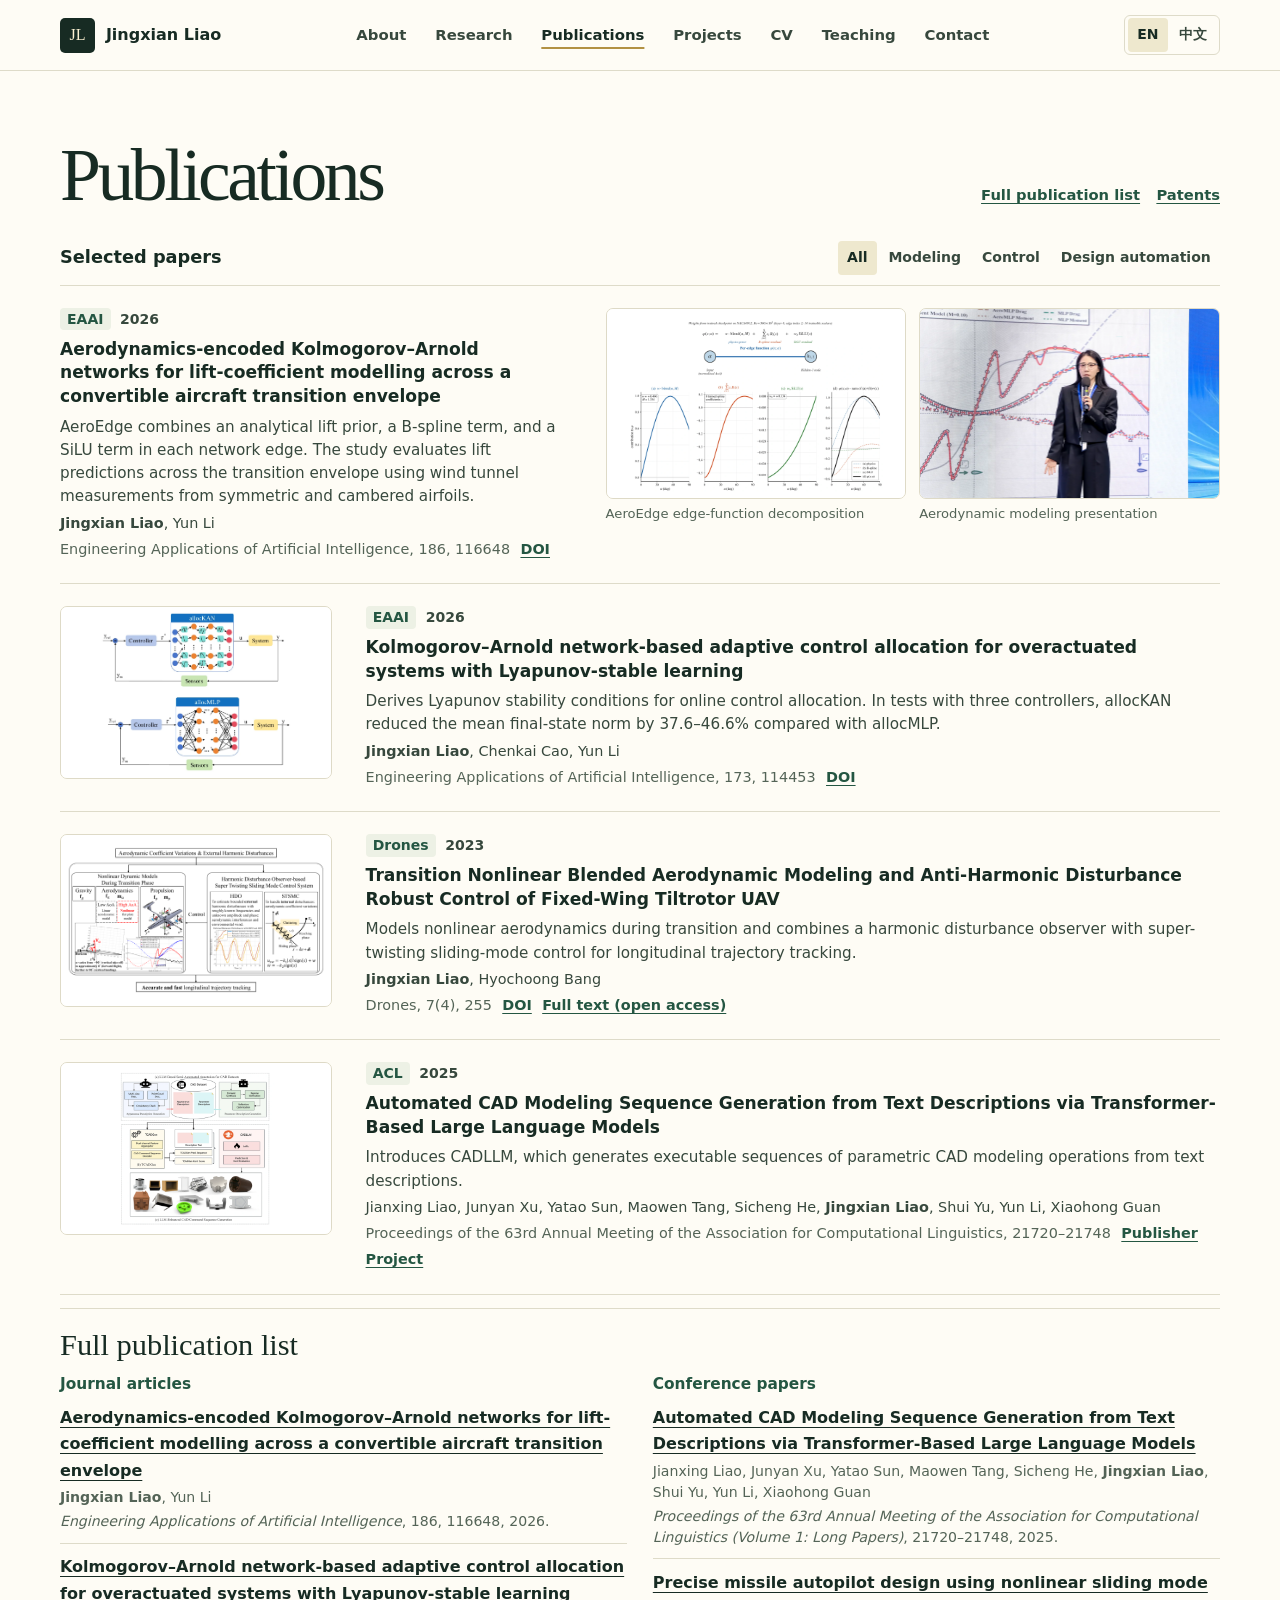
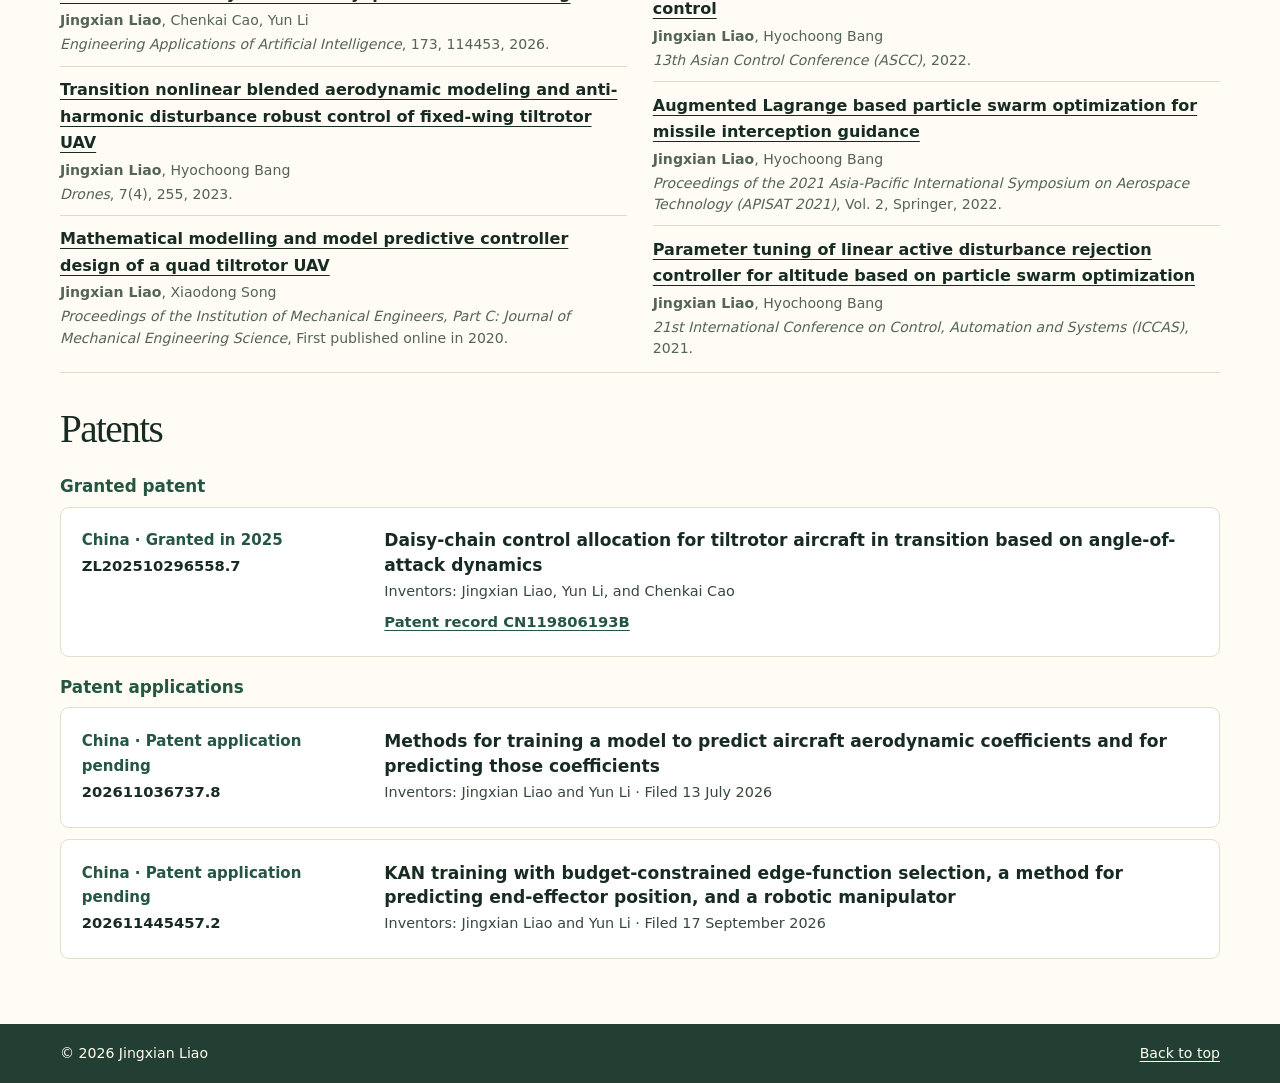
<file: publications.html>
<!doctype html>
<html lang="en">
<head>
  <meta charset="utf-8">
  <meta name="viewport" content="width=device-width, initial-scale=1">
  <meta name="description" content="Jingxian Liao (廖静娴), postdoctoral researcher at UESTC. Physics-embedded machine learning and adaptive control for convertible aircraft and embodied systems.">
  <meta name="theme-color" content="#fcf7e9">
  <meta property="og:type" content="website">
  <meta property="og:title" content="Publications · Jingxian Liao">
  <meta property="og:description" content="Physics-embedded machine learning and adaptive control for convertible aircraft.">
  <meta property="og:image" content="https://jingxianliao.github.io/assets/jingxian-liao-portrait.webp">
  <meta property="og:url" content="https://jingxianliao.github.io/publications.html">
  <title>Publications · Jingxian Liao</title>
  <link rel="canonical" href="https://jingxianliao.github.io/publications.html">
  <link rel="stylesheet" href="academic.css?v=pages-20261126">
  <script src="academic.js?v=pages-20261126" defer></script>
</head>
<body id="top" data-page="publications" data-title-zh="论文 · 廖静娴">
  <a class="skip" href="#main" data-zh="跳到正文">Skip to content</a>
  <header class="site-header">
    <div class="shell nav-layout">
      <a class="wordmark" href="index.html"><span class="monogram" aria-hidden="true">JL</span><span data-zh="廖静娴">Jingxian Liao</span></a>
      <nav class="nav-links" aria-label="Sections" data-label-zh="页面栏目">
        <a href="index.html" data-zh="关于我">About</a>
        <a href="research.html" data-zh="研究">Research</a>
        <a href="publications.html" aria-current="page" data-zh="论文">Publications</a>
        <a href="projects.html" data-zh="项目">Projects</a>
        <a href="cv.html" data-zh="简历">CV</a>
        <a href="teaching.html" data-zh="教学">Teaching</a>
        <a href="contact.html" data-zh="联系">Contact</a>
      </nav>
      <div class="language" role="group" aria-label="Language / 语言" hidden>
        <button type="button" data-lang="en" aria-pressed="true" lang="en">EN</button>
        <button type="button" data-lang="zh" aria-pressed="false" lang="zh-CN">中文</button>
      </div>
    </div>
  </header>
  <main id="main">
    <section class="shell section" id="publications" aria-labelledby="publications-title">
      <div class="publication-lead">
      <div class="section-heading page-heading">
        <h1 id="publications-title" data-zh="论文">Publications</h1>
      </div>
        <div class="page-links">
          <a class="text-link" href="#all-publications" data-zh="完整论文列表">Full publication list</a>
          <a class="text-link" href="#patents" data-zh="专利">Patents</a>
        </div>
      </div>
      <div class="publication-tools">
        <h2 id="selected-publications-title" data-zh="代表论文">Selected papers</h2>
        <div class="filters" role="group" aria-label="Filter selected papers" data-label-zh="筛选代表论文" hidden>
          <button type="button" data-filter="all" aria-pressed="true" data-zh="全部">All</button>
          <button type="button" data-filter="modeling" aria-pressed="false" data-zh="建模">Modeling</button>
          <button type="button" data-filter="control" aria-pressed="false" data-zh="控制">Control</button>
          <button type="button" data-filter="design" aria-pressed="false" data-zh="设计自动化">Design automation</button>
        </div>
      </div>
      <p class="visually-hidden" data-pub-status aria-live="polite"></p>
      <ol class="publication-list" aria-labelledby="selected-publications-title">
        <li class="paper paper-featured" data-topics="modeling" id="paper-aero">
          <div class="paper-description">
            <div class="pub-meta"><span class="publication-venue">EAAI</span><time datetime="2026">2026</time></div>
            <h3><a href="https://doi.org/10.1016/j.engappai.2026.116648">Aerodynamics-encoded Kolmogorov–Arnold networks for lift-coefficient modelling across a convertible aircraft transition envelope</a></h3>
            <p class="paper-evidence" data-zh="AeroEdge 在每条网络边上叠加解析升力先验、B 样条和 SiLU，用对称和有弯度翼型的风洞数据验证转换段升力预测。">AeroEdge combines an analytical lift prior, a B-spline term, and a SiLU term in each network edge. The study evaluates lift predictions across the transition envelope using wind tunnel measurements from symmetric and cambered airfoils.</p>
            <p class="authors"><strong>Jingxian Liao</strong>, Yun Li</p>
            <div class="paper-citation"><p class="venue">Engineering Applications of Artificial Intelligence, 186, 116648</p><a class="paper-link" href="https://doi.org/10.1016/j.engappai.2026.116648" data-zh="DOI">DOI</a></div>
          </div>
          <div class="paper-media">
            <figure class="paper-figure">
              <button class="publication-preview" type="button" aria-haspopup="dialog">
                <span class="figure-frame paper-frame"><img class="aero-edge-diagram" src="assets/paper-aero.webp" width="1400" height="980" loading="lazy" alt="A trained AeroEdge decomposed into an analytical lift prior, a B-spline term and a SiLU term, with their sum plotted alongside the components" data-alt-zh="已训练的 AeroEdge 边函数分解为解析升力先验、B 样条和 SiLU 三项，并与叠加后的边函数对照。"></span>
                <span class="visually-hidden" data-zh="放大 AeroEdge 论文图">Expand AeroEdge paper figure</span>
              </button>
              <figcaption data-zh="AeroEdge 边函数分解">AeroEdge edge-function decomposition</figcaption>
            </figure>
            <figure class="paper-figure">
              <a class="photo-preview" href="assets/aerokan-research-talk.webp" target="_blank" rel="noopener">
                <img src="assets/aerokan-research-talk.webp" width="1200" height="800" loading="lazy" alt="Open photo of Jingxian Liao presenting aerodynamic modeling results in a new tab" data-alt-zh="在新标签页打开廖静娴介绍气动建模结果的报告现场照片">
              </a>
              <figcaption data-zh="气动建模研究报告">Aerodynamic modeling presentation</figcaption>
            </figure>
          </div>
        </li>
        <li class="paper" data-topics="control" id="paper-alloc">
          <figure class="paper-figure">
            <button class="publication-preview" type="button" aria-haspopup="dialog">
              <span class="figure-frame paper-frame"><img src="assets/paper-alloc.webp" width="879" height="735" loading="lazy" alt="Closed-loop control architecture comparing allocKAN and allocMLP" data-alt-zh="allocKAN 与 allocMLP 的闭环控制架构对照。"></span>
              <span class="visually-hidden" data-zh="放大论文图">Expand paper figure</span>
            </button>
          </figure>
          <div class="paper-description">
            <div class="pub-meta"><span class="publication-venue">EAAI</span><time datetime="2026">2026</time></div>
            <h3><a href="https://doi.org/10.1016/j.engappai.2026.114453">Kolmogorov–Arnold network-based adaptive control allocation for overactuated systems with Lyapunov-stable learning</a></h3>
            <p class="paper-evidence" data-zh="为在线控制分配推导李雅普诺夫稳定性条件。在三种控制器下，allocKAN 的平均终态状态范数较 allocMLP 降低 37.6%–46.6%。">Derives Lyapunov stability conditions for online control allocation. In tests with three controllers, allocKAN reduced the mean final-state norm by 37.6–46.6% compared with allocMLP.</p>
            <p class="authors"><strong>Jingxian Liao</strong>, Chenkai Cao, Yun Li</p>
            <div class="paper-citation"><p class="venue">Engineering Applications of Artificial Intelligence, 173, 114453</p><a class="paper-link" href="https://doi.org/10.1016/j.engappai.2026.114453" data-zh="DOI">DOI</a></div>
          </div>
        </li>
        <li class="paper" data-topics="modeling control" id="paper-tiltrotor">
          <figure class="paper-figure">
            <button class="publication-preview" type="button" aria-haspopup="dialog">
              <span class="figure-frame paper-frame paper-system-diagram"><img src="assets/paper-tiltrotor.webp" width="2400" height="1351" loading="lazy" alt="Overview of nonlinear tiltrotor transition dynamics and the harmonic disturbance observer-based super-twisting controller for longitudinal trajectory tracking" data-alt-zh="倾转旋翼过渡飞行的系统总览，展示非线性动力学模型，以及基于谐波扰动观测器的超螺旋滑模控制系统。"></span>
              <span class="visually-hidden" data-zh="放大论文图">Expand paper figure</span>
            </button>
          </figure>
          <div class="paper-description">
            <div class="pub-meta"><span class="publication-venue">Drones</span><time datetime="2023">2023</time></div>
            <h3><a href="https://doi.org/10.3390/drones7040255">Transition Nonlinear Blended Aerodynamic Modeling and Anti-Harmonic Disturbance Robust Control of Fixed-Wing Tiltrotor UAV</a></h3>
            <p class="paper-evidence" data-zh="建立转换段非线性气动模型，将谐波扰动观测器与超螺旋滑模控制器接入纵向闭环。">Models nonlinear aerodynamics during transition and combines a harmonic disturbance observer with super-twisting sliding-mode control for longitudinal trajectory tracking.</p>
            <p class="authors"><strong>Jingxian Liao</strong>, Hyochoong Bang</p>
            <div class="paper-citation"><p class="venue">Drones, 7(4), 255</p><a class="paper-link" href="https://doi.org/10.3390/drones7040255" data-zh="DOI">DOI</a> <a class="paper-link" href="https://www.mdpi.com/2504-446X/7/4/255" data-zh="开放全文">Full text (open access)</a></div>
          </div>
        </li>
        <li class="paper" data-topics="design" id="paper-cad">
          <figure class="paper-figure">
            <button class="publication-preview" type="button" aria-haspopup="dialog">
              <span class="figure-frame paper-frame"><img src="assets/paper-cad.webp" width="988" height="1000" loading="lazy" alt="CADLLM framework for generating parametric CAD models from text descriptions" data-alt-zh="CADLLM 从文本描述生成参数化模型的技术框架。"></span>
              <span class="visually-hidden" data-zh="放大论文图">Expand paper figure</span>
            </button>
          </figure>
          <div class="paper-description">
            <div class="pub-meta"><span class="publication-venue">ACL</span><time datetime="2025">2025</time></div>
            <h3><a href="https://aclanthology.org/2025.acl-long.1054/">Automated CAD Modeling Sequence Generation from Text Descriptions via Transformer-Based Large Language Models</a></h3>
            <p class="paper-evidence" data-zh="提出 CADLLM，从文本描述生成可执行的参数化 CAD 建模序列。">Introduces CADLLM, which generates executable sequences of parametric CAD modeling operations from text descriptions.</p>
            <p class="authors">Jianxing Liao, Junyan Xu, Yatao Sun, Maowen Tang, Sicheng He, <strong>Jingxian Liao</strong>, Shui Yu, Yun Li, Xiaohong Guan</p>
            <div class="paper-citation"><p class="venue">Proceedings of the 63rd Annual Meeting of the Association for Computational Linguistics, 21720–21748</p><a class="paper-link" href="https://aclanthology.org/2025.acl-long.1054/" data-zh="论文">Publisher</a> <a class="paper-link" href="https://jianxliao.github.io/cadllm-page/" data-zh="项目主页">Project</a></div>
          </div>
        </li>
      </ol>
      <section class="publication-archive" id="all-publications" aria-labelledby="all-publications-title">
        <h2 id="all-publications-title" data-zh="完整论文列表">Full publication list</h2>
        <div class="publication-archive-grid">
          <div>
            <h3 data-zh="期刊论文">Journal articles</h3>
            <ol class="publication-archive-list">
              <li>
                <a class="publication-record-title" href="https://doi.org/10.1016/j.engappai.2026.116648">Aerodynamics-encoded Kolmogorov–Arnold networks for lift-coefficient modelling across a convertible aircraft transition envelope</a>
                <p class="authors"><strong>Jingxian Liao</strong>, Yun Li</p>
                <p class="venue"><cite>Engineering Applications of Artificial Intelligence</cite>, 186, 116648, 2026.</p>
              </li>
              <li>
                <a class="publication-record-title" href="https://doi.org/10.1016/j.engappai.2026.114453">Kolmogorov–Arnold network-based adaptive control allocation for overactuated systems with Lyapunov-stable learning</a>
                <p class="authors"><strong>Jingxian Liao</strong>, Chenkai Cao, Yun Li</p>
                <p class="venue"><cite>Engineering Applications of Artificial Intelligence</cite>, 173, 114453, 2026.</p>
              </li>
              <li>
                <a class="publication-record-title" href="https://doi.org/10.3390/drones7040255">Transition nonlinear blended aerodynamic modeling and anti-harmonic disturbance robust control of fixed-wing tiltrotor UAV</a>
                <p class="authors"><strong>Jingxian Liao</strong>, Hyochoong Bang</p>
                <p class="venue"><cite>Drones</cite>, 7(4), 255, 2023.</p>
              </li>
              <li>
                <a class="publication-record-title" href="https://doi.org/10.1177/0954406220971330">Mathematical modelling and model predictive controller design of a quad tiltrotor UAV</a>
                <p class="authors"><strong>Jingxian Liao</strong>, Xiaodong Song</p>
                <p class="venue"><cite>Proceedings of the Institution of Mechanical Engineers, Part C: Journal of Mechanical Engineering Science</cite>, <span data-zh="2020 年在线发表">First published online in 2020</span>.</p>
              </li>
            </ol>
          </div>
          <div>
            <h3 data-zh="会议论文">Conference papers</h3>
            <ol class="publication-archive-list">
              <li>
                <a class="publication-record-title" href="https://doi.org/10.18653/v1/2025.acl-long.1054">Automated CAD Modeling Sequence Generation from Text Descriptions via Transformer-Based Large Language Models</a>
                <p class="authors">Jianxing Liao, Junyan Xu, Yatao Sun, Maowen Tang, Sicheng He, <strong>Jingxian Liao</strong>, Shui Yu, Yun Li, Xiaohong Guan</p>
                <p class="venue"><cite>Proceedings of the 63rd Annual Meeting of the Association for Computational Linguistics (Volume 1: Long Papers)</cite>, 21720–21748, 2025.</p>
              </li>
              <li>
                <a class="publication-record-title" href="https://doi.org/10.23919/ASCC56756.2022.9828101">Precise missile autopilot design using nonlinear sliding mode control</a>
                <p class="authors"><strong>Jingxian Liao</strong>, Hyochoong Bang</p>
                <p class="venue"><cite>13th Asian Control Conference (ASCC)</cite>, 2022.</p>
              </li>
              <li>
                <a class="publication-record-title" href="https://doi.org/10.1007/978-981-19-2635-8_30">Augmented Lagrange based particle swarm optimization for missile interception guidance</a>
                <p class="authors"><strong>Jingxian Liao</strong>, Hyochoong Bang</p>
                <p class="venue"><cite>Proceedings of the 2021 Asia-Pacific International Symposium on Aerospace Technology (APISAT 2021)</cite>, Vol. 2, Springer, 2022.</p>
              </li>
              <li>
                <a class="publication-record-title" href="https://doi.org/10.23919/ICCAS52745.2021.9650024">Parameter tuning of linear active disturbance rejection controller for altitude based on particle swarm optimization</a>
                <p class="authors"><strong>Jingxian Liao</strong>, Hyochoong Bang</p>
                <p class="venue"><cite>21st International Conference on Control, Automation and Systems (ICCAS)</cite>, 2021.</p>
              </li>
            </ol>
          </div>
        </div>
      </section>
      <section class="patents-section" id="patents" aria-labelledby="patents-title">
        <div class="section-heading">
          <h2 id="patents-title" data-zh="专利">Patents</h2>
        </div>
        <div class="patent-group">
          <h3 data-zh="已授权专利">Granted patent</h3>
      <article class="patent">
        <div class="patent-info"><p class="patent-status" data-zh="中国 · 2025 年授权">China · Granted in 2025</p><strong class="patent-number">ZL202510296558.7</strong></div>
        <div><h4 data-zh="基于迎角动态的倾转旋翼机过渡态串接链控制分配方法">Daisy-chain control allocation for tiltrotor aircraft in transition based on angle-of-attack dynamics</h4>
        <p class="inventors" data-zh="发明人：廖静娴、李耘、曹宸恺">Inventors: Jingxian Liao, Yun Li, and Chenkai Cao</p><a class="text-link" href="https://patents.google.com/patent/CN119806193B/zh" data-zh="查看授权专利 CN119806193B">Patent record CN119806193B</a></div>
      </article>
        </div>
        <div class="patent-group">
          <h3 data-zh="专利申请">Patent applications</h3>
      <article class="patent">
        <div class="patent-info"><p class="patent-status" data-zh="中国 · 已申请，待授权">China · Patent application pending</p><strong class="patent-number">202611036737.8</strong></div>
        <div><h4 data-zh="飞行器气动系数预测模型训练方法、飞行器气动系数预测方法">Methods for training a model to predict aircraft aerodynamic coefficients and for predicting those coefficients</h4>
        <p class="inventors" data-zh="发明人：廖静娴、李耘 · 申请日：2026 年 7 月 13 日">Inventors: Jingxian Liao and Yun Li · Filed 13 July 2026</p></div>
      </article>
      <article class="patent">
        <div class="patent-info"><p class="patent-status" data-zh="中国 · 已申请，待授权">China · Patent application pending</p><strong class="patent-number">202611445457.2</strong></div>
        <div><h4 data-zh="基于预算化边函数选择 KAN 模型的训练方法、机械臂末端位置预测方法及机械臂">KAN training with budget-constrained edge-function selection, a method for predicting end-effector position, and a robotic manipulator</h4>
        <p class="inventors" data-zh="发明人：廖静娴、李耘 · 申请日：2026 年 9 月 17 日">Inventors: Jingxian Liao and Yun Li · Filed 17 September 2026</p></div>
      </article>
        </div>
      </section>
    </section>
  </main>
  <footer class="site-footer">
    <div class="shell footer-layout"><p data-zh="© 2026 廖静娴">© 2026 Jingxian Liao</p><a href="#top" data-zh="返回顶部">Back to top</a></div>
  </footer>
  <dialog class="figure-dialog" aria-labelledby="figure-title">
    <div class="dialog-header"><h2 id="figure-title"></h2><button class="close-dialog" type="button" aria-label="Close figure" data-label-zh="关闭图片" data-zh="关闭">Close</button></div>
    <div class="dialog-content"></div>
  </dialog>
</body>
</html>
</file>
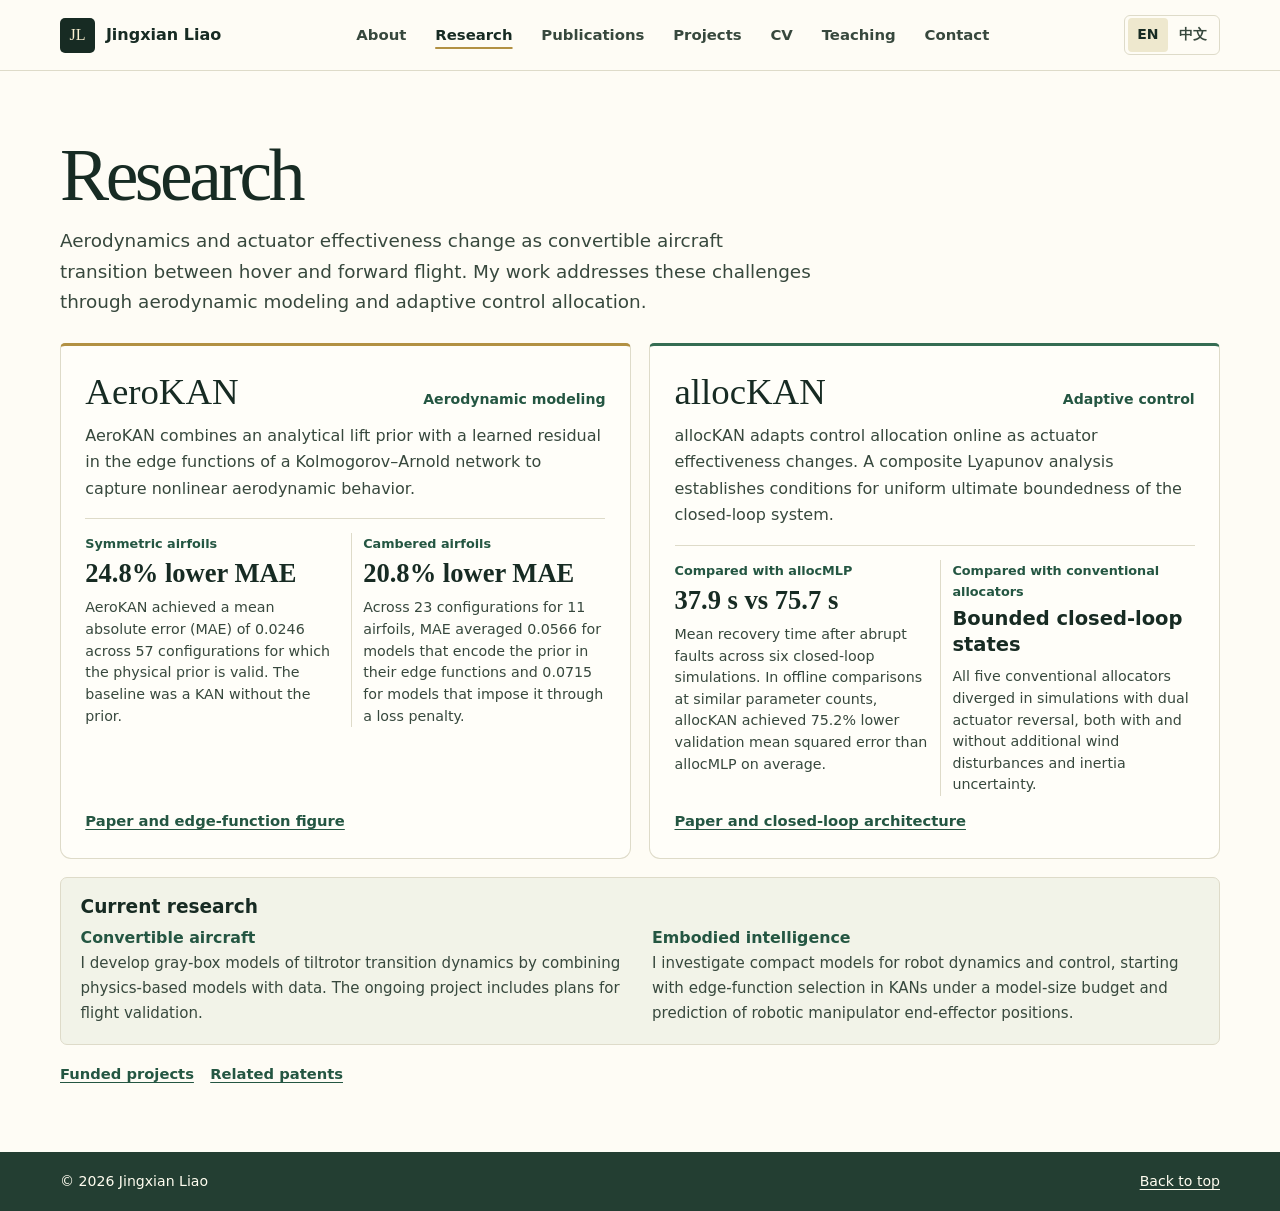
<file: research.html>
<!doctype html>
<html lang="en">
<head>
  <meta charset="utf-8">
  <meta name="viewport" content="width=device-width, initial-scale=1">
  <meta name="description" content="Jingxian Liao (廖静娴), postdoctoral researcher at UESTC. Physics-embedded machine learning and adaptive control for convertible aircraft and embodied systems.">
  <meta name="theme-color" content="#fcf7e9">
  <meta property="og:type" content="website">
  <meta property="og:title" content="Research · Jingxian Liao">
  <meta property="og:description" content="Physics-embedded machine learning and adaptive control for convertible aircraft.">
  <meta property="og:image" content="https://jingxianliao.github.io/assets/jingxian-liao-portrait.webp">
  <meta property="og:url" content="https://jingxianliao.github.io/research.html">
  <title>Research · Jingxian Liao</title>
  <link rel="canonical" href="https://jingxianliao.github.io/research.html">
  <link rel="stylesheet" href="academic.css?v=pages-20261126">
  <script src="academic.js?v=pages-20261126" defer></script>
</head>
<body id="top" data-page="research" data-title-zh="研究 · 廖静娴">
  <a class="skip" href="#main" data-zh="跳到正文">Skip to content</a>
  <header class="site-header">
    <div class="shell nav-layout">
      <a class="wordmark" href="index.html"><span class="monogram" aria-hidden="true">JL</span><span data-zh="廖静娴">Jingxian Liao</span></a>
      <nav class="nav-links" aria-label="Sections" data-label-zh="页面栏目">
        <a href="index.html" data-zh="关于我">About</a>
        <a href="research.html" aria-current="page" data-zh="研究">Research</a>
        <a href="publications.html" data-zh="论文">Publications</a>
        <a href="projects.html" data-zh="项目">Projects</a>
        <a href="cv.html" data-zh="简历">CV</a>
        <a href="teaching.html" data-zh="教学">Teaching</a>
        <a href="contact.html" data-zh="联系">Contact</a>
      </nav>
      <div class="language" role="group" aria-label="Language / 语言" hidden>
        <button type="button" data-lang="en" aria-pressed="true" lang="en">EN</button>
        <button type="button" data-lang="zh" aria-pressed="false" lang="zh-CN">中文</button>
      </div>
    </div>
  </header>
  <main id="main">
    <section class="shell section" id="research" aria-labelledby="research-title">
      <div class="section-heading page-heading">
        <h1 id="research-title" data-zh="研究">Research</h1>
        <p data-zh="可转换构型飞行器在悬停与前飞之间转换时，气动特性与执行器效能都会变化。我的研究分别从气动预测与自适应控制分配入手。">Aerodynamics and actuator effectiveness change as convertible aircraft transition between hover and forward flight. My work addresses these challenges through aerodynamic modeling and adaptive control allocation.</p>
      </div>
      <div class="research-grid" id="algorithms">
        <article class="research-card" id="aerokan">
          <div class="research-card-heading"><h3>AeroKAN</h3><span data-zh="气动建模">Aerodynamic modeling</span></div>
          <p data-zh="在 Kolmogorov–Arnold 网络的边函数中嵌入解析升力先验，用可学习残差捕捉非线性气动变化。">AeroKAN combines an analytical lift prior with a learned residual in the edge functions of a Kolmogorov–Arnold network to capture nonlinear aerodynamic behavior.</p>
          <dl class="research-metrics">
            <div>
              <dt data-zh="对称翼型">Symmetric airfoils</dt><dd data-zh="误差降低 24.8%">24.8% lower MAE</dd>
              <dd class="metric-context" data-zh="物理先验适用的 57 个工况中，平均绝对误差为 0.0246，基线为无先验 KAN。">AeroKAN achieved a mean absolute error (MAE) of 0.0246 across 57 configurations for which the physical prior is valid. The baseline was a KAN without the prior.</dd>
            </div>
            <div>
              <dt data-zh="有弯度翼型">Cambered airfoils</dt><dd data-zh="误差降低 20.8%">20.8% lower MAE</dd>
              <dd class="metric-context" data-zh="11 种翼型的 23 个工况中，边函数结构编码的组均值 MAE 为 0.0566，损失惩罚编码为 0.0715。">Across 23 configurations for 11 airfoils, MAE averaged 0.0566 for models that encode the prior in their edge functions and 0.0715 for models that impose it through a loss penalty.</dd>
            </div>
          </dl>
          <a class="text-link research-link" href="publications.html#paper-aero" data-zh="查看论文与边函数图">Paper and edge-function figure</a>
        </article>
        <article class="research-card" id="allockan">
          <div class="research-card-heading"><h3>allocKAN</h3><span data-zh="自适应控制">Adaptive control</span></div>
          <p data-zh="随执行器效能变化在线调整控制分配，并通过复合李雅普诺夫分析给出闭环一致最终有界的条件。">allocKAN adapts control allocation online as actuator effectiveness changes. A composite Lyapunov analysis establishes conditions for uniform ultimate boundedness of the closed-loop system.</p>
          <dl class="research-metrics">
            <div>
              <dt data-zh="与 allocMLP 对照">Compared with allocMLP</dt><dd data-zh="37.9 秒 vs 75.7 秒">37.9 s vs 75.7 s</dd>
              <dd class="metric-context" data-zh="六组突发故障闭环仿真的平均恢复时间。参数规模相近的离线对照中，验证均方误差平均降低 75.2%。">Mean recovery time after abrupt faults across six closed-loop simulations. In offline comparisons at similar parameter counts, allocKAN achieved 75.2% lower validation mean squared error than allocMLP on average.</dd>
            </div>
            <div>
              <dt data-zh="与传统分配器对照">Compared with conventional allocators</dt><dd class="metric-subtitle" data-zh="保持闭环状态有界">Bounded closed-loop states</dd>
              <dd class="metric-context" data-zh="双执行器效能反向及叠加风扰与惯量不确定性的两类仿真中，五种传统分配器均发散。">All five conventional allocators diverged in simulations with dual actuator reversal, both with and without additional wind disturbances and inertia uncertainty.</dd>
            </div>
          </dl>
          <a class="text-link research-link" href="publications.html#paper-alloc" data-zh="查看论文与闭环架构图">Paper and closed-loop architecture</a>
        </article>
      </div>
      <aside class="ongoing" id="ongoing">
        <h3 data-zh="正在推进的研究">Current research</h3>
        <div class="ongoing-grid">
          <div><h4 data-zh="可转换构型飞行器">Convertible aircraft</h4><p data-zh="面向倾转旋翼飞行器，研究融合物理机理和数据的过渡段灰箱动力学模型。飞行验证纳入在研项目计划。">I develop gray-box models of tiltrotor transition dynamics by combining physics-based models with data. The ongoing project includes plans for flight validation.</p></div>
          <div><h4 data-zh="具身智能">Embodied intelligence</h4><p data-zh="从模型预算约束下的 KAN 边函数选择与机械臂末端位置预测出发，探索紧凑模型在机器人动力学建模与控制中的应用。">I investigate compact models for robot dynamics and control, starting with edge-function selection in KANs under a model-size budget and prediction of robotic manipulator end-effector positions.</p></div>
        </div>
      </aside>
      <div class="page-links research-more">
        <a class="text-link" href="projects.html" data-zh="主持与参与项目">Funded projects</a>
        <a class="text-link" href="publications.html#patents" data-zh="相关专利">Related patents</a>
      </div>
    </section>
  </main>
  <footer class="site-footer">
    <div class="shell footer-layout"><p data-zh="© 2026 廖静娴">© 2026 Jingxian Liao</p><a href="#top" data-zh="返回顶部">Back to top</a></div>
  </footer>
</body>
</html>
</file>
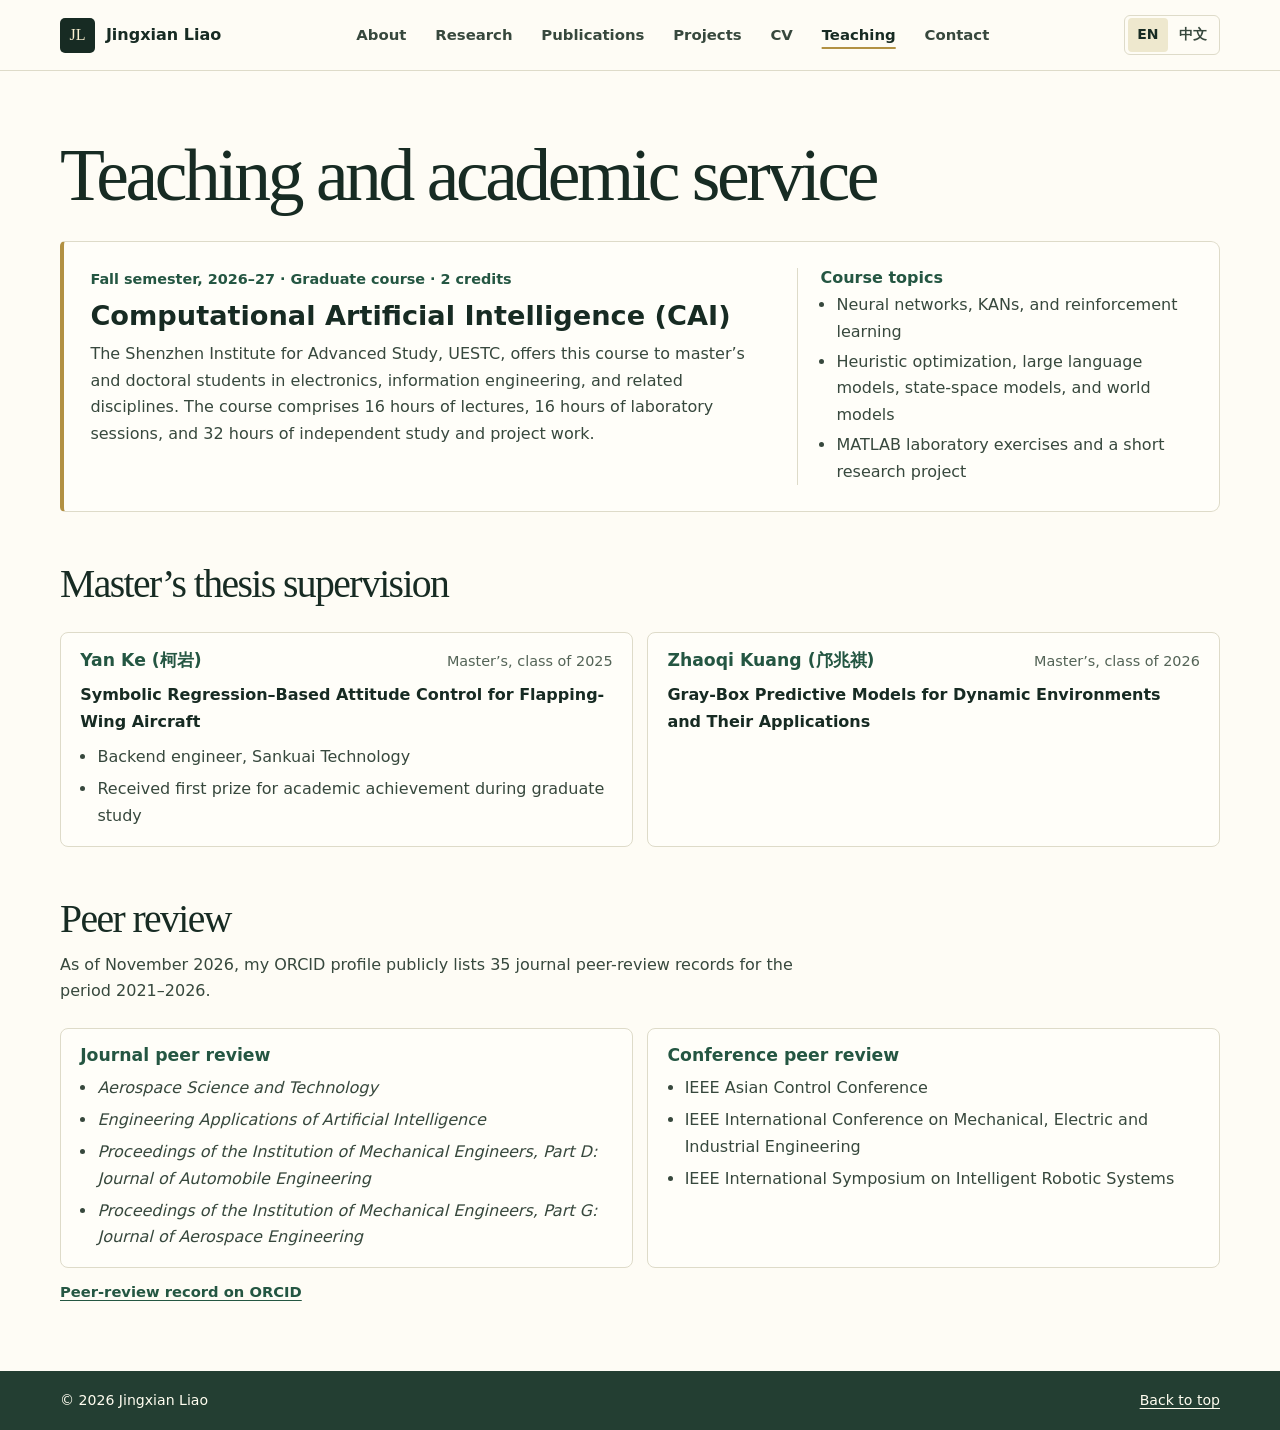
<file: teaching.html>
<!doctype html>
<html lang="en">
<head>
  <meta charset="utf-8">
  <meta name="viewport" content="width=device-width, initial-scale=1">
  <meta name="description" content="Jingxian Liao (廖静娴), postdoctoral researcher at UESTC. Physics-embedded machine learning and adaptive control for convertible aircraft and embodied systems.">
  <meta name="theme-color" content="#fcf7e9">
  <meta property="og:type" content="website">
  <meta property="og:title" content="Teaching · Jingxian Liao">
  <meta property="og:description" content="Physics-embedded machine learning and adaptive control for convertible aircraft.">
  <meta property="og:image" content="https://jingxianliao.github.io/assets/jingxian-liao-portrait.webp">
  <meta property="og:url" content="https://jingxianliao.github.io/teaching.html">
  <title>Teaching and Service · Jingxian Liao</title>
  <link rel="canonical" href="https://jingxianliao.github.io/teaching.html">
  <link rel="stylesheet" href="academic.css?v=mentoring-20261127">
  <script src="academic.js?v=pages-20261126" defer></script>
</head>
<body id="top" data-page="teaching" data-title-zh="教学与学术服务 · 廖静娴">
  <a class="skip" href="#main" data-zh="跳到正文">Skip to content</a>
  <header class="site-header">
    <div class="shell nav-layout">
      <a class="wordmark" href="index.html"><span class="monogram" aria-hidden="true">JL</span><span data-zh="廖静娴">Jingxian Liao</span></a>
      <nav class="nav-links" aria-label="Sections" data-label-zh="页面栏目">
        <a href="index.html" data-zh="关于我">About</a>
        <a href="research.html" data-zh="研究">Research</a>
        <a href="publications.html" data-zh="论文">Publications</a>
        <a href="projects.html" data-zh="项目">Projects</a>
        <a href="cv.html" data-zh="简历">CV</a>
        <a href="teaching.html" aria-current="page" data-zh="教学">Teaching</a>
        <a href="contact.html" data-zh="联系">Contact</a>
      </nav>
      <div class="language" role="group" aria-label="Language / 语言" hidden>
        <button type="button" data-lang="en" aria-pressed="true" lang="en">EN</button>
        <button type="button" data-lang="zh" aria-pressed="false" lang="zh-CN">中文</button>
      </div>
    </div>
  </header>
  <main id="main">
    <section class="shell section" id="teaching" aria-labelledby="teaching-title">
      <div class="section-heading page-heading">
        <h1 id="teaching-title" data-zh="教学与学术服务">Teaching and academic service</h1>
      </div>
      <article class="teaching-card">
        <div>
          <p class="teaching-meta" data-zh="2026–27 学年秋季 · 研究生课程 · 2 学分">Fall semester, 2026–27 · Graduate course · 2 credits</p>
          <h2 data-zh="计算人工智能（CAI）">Computational Artificial Intelligence (CAI)</h2>
          <p class="teaching-description" data-zh="电子科技大学（深圳）高等研究院面向电子信息相关学科硕士生和博士生开设。课程包括 16 学时讲授、16 学时实验，以及 32 学时自主学习与项目实践。">The Shenzhen Institute for Advanced Study, UESTC, offers this course to master’s and doctoral students in electronics, information engineering, and related disciplines. The course comprises 16 hours of lectures, 16 hours of laboratory sessions, and 32 hours of independent study and project work.</p>
        </div>
        <div class="teaching-topics">
          <h3 data-zh="课程内容">Course topics</h3>
          <ul>
            <li data-zh="神经网络、KAN 与强化学习">Neural networks, KANs, and reinforcement learning</li>
            <li data-zh="启发式优化、大语言模型、状态空间模型与世界模型">Heuristic optimization, large language models, state-space models, and world models</li>
            <li data-zh="MATLAB 实验与小型研究项目">MATLAB laboratory exercises and a short research project</li>
          </ul>
        </div>
      </article>
      <section class="mentoring-section" id="mentoring" aria-labelledby="mentoring-title">
        <div class="section-heading">
          <h2 id="mentoring-title" data-zh="硕士毕业设计指导">Master’s thesis supervision</h2>
        </div>
        <div class="mentoring-grid">
          <article class="mentoring-card" aria-labelledby="student-yan-ke">
            <div class="mentoring-header">
              <h3 id="student-yan-ke" data-zh="柯岩">Yan Ke (柯岩)</h3>
              <p class="mentoring-year" data-zh="2025 届硕士">Master’s, class of 2025</p>
            </div>
            <p class="mentoring-thesis" data-zh="基于符号回归的扑翼飞行器姿态控制方法研究">Symbolic Regression–Based Attitude Control for Flapping-Wing Aircraft</p>
            <ul>
              <li data-zh="三快科技 · 后端工程师">Backend engineer, Sankuai Technology</li>
              <li data-zh="在校期间获学业一等奖 1 次">Received first prize for academic achievement during graduate study</li>
            </ul>
          </article>
          <article class="mentoring-card" aria-labelledby="student-zhaoqi-kuang">
            <div class="mentoring-header">
              <h3 id="student-zhaoqi-kuang" data-zh="邝兆祺">Zhaoqi Kuang (邝兆祺)</h3>
              <p class="mentoring-year" data-zh="2026 届硕士">Master’s, class of 2026</p>
            </div>
            <p class="mentoring-thesis" data-zh="面向动态环境的灰箱预测模型及应用研究">Gray-Box Predictive Models for Dynamic Environments and Their Applications</p>
          </article>
        </div>
      </section>
      <section class="reviewing-section" id="service" aria-labelledby="service-title">
        <div class="section-heading">
          <h2 id="service-title" data-zh="同行评审">Peer review</h2>
          <p data-zh="截至 2026 年 11 月，ORCID 公开列出我在 2021–2026 年间完成的 35 条期刊审稿记录。">As of November 2026, my ORCID profile publicly lists 35 journal peer-review records for the period 2021–2026.</p>
        </div>
        <div class="reviewing-grid">
          <article class="reviewing-card">
            <h3 data-zh="国际期刊审稿">Journal peer review</h3>
            <ul>
              <li><em>Aerospace Science and Technology</em></li>
              <li><em>Engineering Applications of Artificial Intelligence</em></li>
              <li><em>Proceedings of the Institution of Mechanical Engineers, Part D: Journal of Automobile Engineering</em></li>
              <li><em>Proceedings of the Institution of Mechanical Engineers, Part G: Journal of Aerospace Engineering</em></li>
            </ul>
          </article>
          <article class="reviewing-card">
            <h3 data-zh="国际会议审稿">Conference peer review</h3>
            <ul>
              <li>IEEE Asian Control Conference</li>
              <li>IEEE International Conference on Mechanical, Electric and Industrial Engineering</li>
              <li>IEEE International Symposium on Intelligent Robotic Systems</li>
            </ul>
          </article>
        </div>
        <a class="text-link reviewing-link" href="https://orcid.org/0000-0002-6148-9685" data-zh="在 ORCID 查看同行评审记录">Peer-review record on ORCID</a>
      </section>
    </section>
  </main>
  <footer class="site-footer">
    <div class="shell footer-layout"><p data-zh="© 2026 廖静娴">© 2026 Jingxian Liao</p><a href="#top" data-zh="返回顶部">Back to top</a></div>
  </footer>
</body>
</html>
</file>
<file: academic.css>
:root {
  color-scheme: light;
  --paper: #fefcf5;
  --cream: #fcf4db;
  --ink: #172b23;
  --body: #37483d;
  --muted: #546457;
  --link: #245642;
  --green: #356d53;
  --wash: #f2f3e8;
  --line: #dedbc9;
  --gold: #b29143;
  --surface: #fffef9;
  --serif: Georgia, "Songti SC", "Noto Serif CJK SC", SimSun, serif;
  --sans: system-ui, -apple-system, BlinkMacSystemFont, "PingFang SC", "Microsoft YaHei", sans-serif;
}
* { box-sizing: border-box; }
html { scroll-behavior: smooth; scroll-padding-top: 6rem; }
body { margin: 0; background: var(--paper); color: var(--ink); font: 1rem/1.66 var(--sans); }
[hidden] { display: none !important; }
h1, h2, h3, h4, p, figure, dl, dd { margin: 0; }
h1, h2, h3, h4 { line-height: 1.22; }
h1, h2 { font-family: var(--serif); font-weight: 500; }
a { color: inherit; text-underline-offset: .23em; text-decoration-thickness: .07em; }
a:hover { color: var(--link); }
a:focus-visible, button:focus-visible, summary:focus-visible { outline: 2px solid var(--green); outline-offset: 4px; }
button { cursor: pointer; font: inherit; }
img { max-width: 100%; }
.shell { width: min(1160px, calc(100% - 80px)); margin-inline: auto; }
.visually-hidden, .skip:not(:focus) { position: absolute; width: 1px; height: 1px; padding: 0; margin: -1px; overflow: hidden; clip-path: inset(50%); white-space: nowrap; }
.skip:focus { position: fixed; z-index: 5; top: .5rem; left: .5rem; padding: .55rem .8rem; color: white; background: var(--link); }

.site-header { position: sticky; top: 0; z-index: 3; background: var(--paper); border-bottom: 1px solid var(--line); }
.nav-layout { min-height: 70px; display: grid; grid-template-columns: auto 1fr auto; justify-items: center; align-items: center; gap: 1rem; }
.wordmark { justify-self: start; display: inline-flex; align-items: center; gap: .68rem; font-weight: 725; text-decoration: none; white-space: nowrap; }
.monogram { display: grid; place-items: center; width: 35px; height: 35px; background: var(--ink); color: #fcf1d2; border-radius: 5px; font: 500 1rem var(--serif); }
.nav-links, .language, .filters { display: flex; align-items: center; }
.nav-links { justify-content: center; gap: clamp(.65rem, 2.3vw, 1.8rem); }
.nav-links a { white-space: nowrap; text-decoration: none; font-size: .93rem; font-weight: 630; color: var(--body); padding-block: .35rem; }
.nav-links a:hover { color: var(--link); text-decoration: underline; }
.language { justify-self: end; gap: .15rem; padding: .15rem; border: 1px solid var(--line); border-radius: 6px; }
.language button, .filters button { border: 0; background: transparent; border-radius: 4px; color: var(--body); min-height: 34px; padding: .22rem .58rem; font-size: .875rem; font-weight: 650; white-space: nowrap; }
.language button[aria-pressed="true"], .filters button[aria-pressed="true"] { background: #eee8ce; color: var(--ink); }
.language button:hover, .filters button:hover { background: #f1ecda; }

.about { background: linear-gradient(117deg, #fdf8e9 8%, #fcf2d6 100%); border-bottom: 1px solid #e4dac0; }
.hero { display: grid; grid-template-columns: minmax(0, 1.42fr) minmax(0, .85fr); align-items: center; gap: clamp(2rem, 7.4vw, 6.15rem); padding-block: clamp(3.05rem, 5.1vw, 5.45rem); }
.hero-role { display: flex; align-items: center; gap: .68rem; margin: 0 0 .66rem; font-size: .91rem; color: var(--link); font-weight: 730; }
.hero-role::before { content: ""; width: 1.8rem; height: 2px; background: var(--gold); }
.hero h1 { font-size: clamp(3.3rem, 6.5vw, 6.25rem); line-height: .99; letter-spacing: -.057em; }
html[lang="zh-CN"] .hero h1 { font-size: clamp(3.6rem, 7.2vw, 6.2rem); line-height: 1.13; letter-spacing: .015em; }
.alt-name { margin-top: .49rem; font-size: clamp(1.18rem, 2.0vw, 1.6rem); line-height: 1.25; color: var(--muted); font-weight: 610; }
.hero-affiliation { margin-top: .85rem; color: var(--body); font-size: .96rem; }
.hero-affiliation a { text-decoration-color: #9b9f84; }
.hero-honor { display: flex; flex-wrap: wrap; align-items: baseline; gap: .25rem .7rem; width: fit-content; margin-top: 1.1rem; padding: .47rem .72rem; border-left: 3px solid var(--gold); background: #fffdf0; color: var(--ink); font-size: .96rem; }
.hero-honor time { font-weight: 720; color: #725825; white-space: nowrap; }
.hero-research { margin-top: 1.25rem; font: 710 clamp(1.2rem, 2.1vw, 1.56rem)/1.32 var(--sans); }
.hero-description { max-width: 39rem; margin-top: .5rem; font-size: clamp(1rem, 1.5vw, 1.135rem); color: var(--body); }
html[lang="zh-CN"] .hero-description { font-size: clamp(1.08rem, 1.53vw, 1.2rem); line-height: 1.78; }
.hero-actions { display: flex; align-items: center; flex-wrap: wrap; gap: .6rem .95rem; margin-top: 1.25rem; }
.button { display: inline-flex; align-items: center; min-height: 42px; padding: .44rem .78rem; border: 1px solid #9ba18b; border-radius: 5px; text-decoration: none; color: var(--link); font-size: .94rem; font-weight: 710; white-space: nowrap; }
.button:hover { background: #fffdf2; }
.button.primary { background: var(--link); border-color: var(--link); color: #fffef9; }
.button.primary:hover { background: #193f32; }
.text-link { color: var(--link); font-size: .92rem; font-weight: 710; }
.hero-portrait { justify-self: end; position: relative; width: min(100%, 364px); aspect-ratio: 7/8; border: 1px solid #d2bd78; outline: 1px solid #d8c68f; outline-offset: 9px; border-radius: 3px 29px 3px 29px; overflow: hidden; background: #e6deb5; box-shadow: 0 17px 40px #6c542b22; }
.hero-portrait img { position: absolute; inset: 0; display: block; width: 100%; height: 100%; object-fit: cover; object-position: 51% 48%; transform: scale(1.48); transform-origin: 50% 37%; }

.section { padding-block: clamp(2.5rem, 5.1vw, 4.3rem); }
.section + .section { border-top: 1px solid var(--line); }
.section-heading { margin-bottom: 1.45rem; }
.section-heading h2 { font-size: clamp(2.28rem, 4.5vw, 3.65rem); letter-spacing: -.04em; }
html[lang="zh-CN"] .section-heading h2 { letter-spacing: 0; }
.section-heading p { max-width: 47rem; margin-top: .55rem; color: var(--body); }
.research-grid { display: grid; grid-template-columns: repeat(2, minmax(0, 1fr)); gap: 1.15rem; }
.research-card { min-width: 0; display: flex; flex-direction: column; padding: clamp(1rem, 2.2vw, 1.52rem); border: 1px solid var(--line); border-top: 3px solid var(--gold); border-radius: 5px 5px 11px 11px; background: var(--surface); }
.research-card:nth-child(2) { border-top-color: var(--green); }
.research-card-heading { display: flex; align-items: baseline; justify-content: space-between; gap: .55rem; flex-wrap: wrap; margin-bottom: .55rem; }
.research-card-heading h3 { font: 500 clamp(1.65rem, 3.4vw, 2.3rem)/1.2 var(--serif); }
.research-card-heading span { color: var(--link); font-size: .88rem; font-weight: 720; }
.research-card p { color: var(--body); }
.research-metrics { display: grid; grid-template-columns: repeat(2, minmax(0, 1fr)); gap: .7rem; border-top: 1px solid var(--line); margin: 1rem 0 .82rem; padding-top: .86rem; }
.research-metrics div { min-width: 0; }
.research-metrics div + div { padding-inline-start: .7rem; border-inline-start: 1px solid var(--line); }
.research-metrics dt { color: var(--link); font-size: .8rem; font-weight: 730; }
.research-metrics dd { font: 550 clamp(1.18rem, 2.3vw, 1.66rem)/1.19 var(--serif); margin-top: .23rem; }
.research-metrics .metric-subtitle { font: 690 clamp(1rem, 1.8vw, 1.22rem)/1.35 var(--sans); }
.research-metrics .metric-context { font: .89rem/1.52 var(--sans); color: var(--body); margin-top: .48rem; }
.research-link { align-self: flex-start; margin-top: auto; }
.ongoing { margin-top: 1.15rem; padding: 1.1rem 1.22rem; border: 1px solid var(--line); border-radius: 7px; background: var(--wash); }
.ongoing > h3 { margin-bottom: .6rem; font-size: 1.16rem; }
.ongoing-grid { display: grid; grid-template-columns: repeat(2, minmax(0, 1fr)); gap: .85rem 1.5rem; }
.ongoing-grid h4 { font-size: .99rem; color: var(--link); }
.ongoing-grid p { margin-top: .24rem; color: var(--body); font-size: .94rem; }
.research-disclosure, .publication-archive, .visitor-disclosure { margin-top: .83rem; border-block: 1px solid var(--line); }
.research-disclosure + .research-disclosure { border-top: 0; margin-top: 0; }
.research-disclosure summary, .publication-archive summary, .visitor-disclosure summary { cursor: pointer; padding: .86rem .14rem; color: var(--link); font-weight: 730; }
summary small { margin-left: .43rem; color: var(--muted); font-size: .85rem; font-weight: 520; }
.details-body { padding-bottom: 1rem; }

.teaching-card { display: grid; grid-template-columns: minmax(0, 1.45fr) minmax(0, .85fr); gap: 1.2rem 2rem; padding: clamp(1.1rem, 2.5vw, 1.65rem); background: var(--surface); border: 1px solid var(--line); border-left: 4px solid var(--gold); border-radius: 5px 9px 9px 5px; }
.teaching-card h3 { font-size: clamp(1.26rem, 2.5vw, 1.7rem); }
.teaching-meta { color: var(--link); font-weight: 690; font-size: .9rem; margin-bottom: .42rem; }
.teaching-description { color: var(--body); margin-top: .55rem; max-width: 44rem; }
.teaching-topics { border-left: 1px solid var(--line); padding-left: 1.4rem; }
.teaching-topics h4 { margin-bottom: .3rem; color: var(--link); }
.teaching-topics ul { padding-inline-start: 1rem; margin-block: 0; color: var(--body); }
.teaching-topics li + li { margin-top: .22rem; }
.contact-card { display: flex; flex-wrap: wrap; align-items: baseline; justify-content: space-between; gap: 1rem; padding: 1.25rem 1.4rem; border: 1px solid var(--line); border-radius: 8px; background: var(--cream); }
.contact-card h3 { font: 550 1.5rem var(--serif); margin-bottom: .3rem; }
.contact-card p { color: var(--body); }
.contact-links { display: flex; flex-wrap: wrap; gap: .6rem 1rem; align-items: baseline; overflow-wrap: anywhere; }
.contact-links a { color: var(--link); }
.site-footer { background: #233e32; color: #fffdf0; }
.footer-layout { display: flex; flex-wrap: wrap; justify-content: space-between; gap: .75rem; padding-block: 1.12rem; font-size: .88rem; }
.footer-layout a:hover { color: #faecc1; }

@media (max-width: 940px) {
  .shell { width: calc(100% - 56px); }
  .hero { gap: 2.3rem; }
  .nav-links { gap: .84rem; }
  .wordmark { font-size: .9rem; }
}
@media (max-width: 770px) {
  html { scroll-padding-top: 7.5rem; }
  .nav-layout { grid-template-columns: 1fr 1fr; row-gap: 0; padding-top: .45rem; }
  .nav-links { grid-column: 1 / -1; grid-row: 2; min-width: 0; width: 100%; justify-content: flex-start; gap: clamp(.66rem, 3.1vw, 1.4rem); flex-wrap: wrap; padding-block: .17rem .38rem; }
  .nav-links a { font-size: .87rem; }
  .language { grid-column: 2; grid-row: 1; }
  .hero { grid-template-columns: minmax(0, 1.45fr) minmax(0, .85fr); gap: 1.55rem; }
  .hero h1 { font-size: clamp(2.9rem, 7.8vw, 4.1rem); }
  .hero-portrait { outline-offset: 5px; }
}
@media (max-width: 620px) {
  .shell { width: calc(100% - 36px); }
  .hero { grid-template-columns: minmax(0, 1fr); padding-block: 2rem 2.35rem; }
  .hero-portrait { justify-self: start; width: min(64%, 235px); margin: .28rem .35rem 0; }
  .research-grid, .ongoing-grid, .teaching-card { grid-template-columns: 1fr; }
  .teaching-topics { padding-left: 0; padding-top: .7rem; border-left: 0; border-top: 1px solid var(--line); }
}
@media (max-width: 350px) {
  .research-metrics { grid-template-columns: 1fr; }
  .research-metrics div + div { padding: .6rem 0 0; border-inline-start: 0; border-top: 1px solid var(--line); }
}
@media (prefers-reduced-motion: reduce) { html { scroll-behavior: auto; } }


.project-grid{gap:1.26rem}
.project{background:#fff;border:1px solid var(--line);border-radius:12px;padding:1.36rem}
.project-meta{display:flex;align-items:center;flex-wrap:wrap;gap:.5rem .65rem;color:var(--link);font-size:.875rem;font-weight:760;margin-bottom:.55rem}
.project-status{display:inline-flex;border:1px solid #dedac7;border-radius:20px;padding:.05rem .4rem;color:var(--muted);font-weight:610}
.project-status.active{background:#ecf2e5;color:var(--link);border-color:#ccd9bc}
.funding{color:var(--muted);font-size:.88rem;line-height:1.39;margin-top:.38rem}
.project-description{margin-block:.66rem .77rem}
.project-dates{width:100%;display:flex;flex-wrap:wrap;gap:.25rem .85rem;font-size:.84rem;color:var(--muted);margin-top:auto}
.project-dates span:last-child{font-variant-numeric:tabular-nums;overflow-wrap:anywhere}
.grant-award{display:flex;align-items:baseline;gap:.45rem;flex-wrap:wrap;margin-top:.35rem;color:var(--muted);font-size:.86rem}
.grant-award strong{color:var(--link);font-size:.98rem;font-weight:750}
.route{width:100%;margin-top:1rem}
.figure-preview{width:100%;color:inherit;border:1px solid #e3dfcb;border-radius:7px;background:#f7f5eb;padding:0;text-align:left;display:block;overflow:hidden}
.figure-preview:hover{border-color:#7f9c79}
.figure-frame{min-height:235px;display:grid;align-items:center;padding:.75rem;background:#f8f6ed}
.figure-frame img{width:100%;height:208px;object-fit:contain;display:block}
.figure-preview-label{min-height:37px;display:flex;align-items:center;justify-content:space-between;gap:.7rem;background:white;color:var(--link);font-size:.86rem;font-weight:760;padding:.25rem .65rem;border-top:1px solid #e3dfcb}
.figure-preview-label .zoom{font-weight:500;font-size:1.12rem;line-height:1}
.roadmap-zh,html[lang="zh-CN"] .roadmap-en{display:none!important}
html[lang="zh-CN"] .roadmap-zh{display:block!important}
html[lang="zh-CN"] .project-grid{grid-auto-rows:1fr}
html[lang="zh-CN"] .route .figure-preview{background:white}
html[lang="zh-CN"] .route .figure-frame{aspect-ratio:11/10;grid-template:minmax(0,1fr) / minmax(0,1fr);min-height:0;padding:.35rem;background:white}
html[lang="zh-CN"] .route .figure-frame img{height:100%}
.roadmap-en{display:grid;gap:.6rem;grid-template-columns:repeat(2,minmax(0,1fr));align-content:center;margin:0}
.route-step{background:#fff;border:1px solid #e3dfcb;border-left:3px solid #97a389;border-radius:5px;min-width:0;padding:.47rem .56rem;display:flex;flex-direction:column}
.route-step strong{font-size:.85rem;line-height:1.28;color:var(--link)}
.route-step span{font-size:.73rem;line-height:1.38;color:var(--body);margin-top:.22rem}
.collaborative-project{margin-top:1.13rem;border:1px solid #dedac7;background:#f9f6ea;border-radius:8px;padding:1rem 1.17rem}
.collaborative-project h3{color:var(--link);font-size:.88rem;margin-bottom:.24rem}
.collaborative-project p:not(.collab-meta){font-weight:650}
.collab-meta{color:var(--muted);font-size:.86rem;margin-top:.13rem}

.publications-heading{display:flex;justify-content:space-between;align-items:baseline;gap:.75rem;flex-wrap:wrap}
.filters{flex-wrap:wrap}
.publication-list,.experience-list{list-style:none;padding:0;margin:0}
.publication-list .paper{display:grid;grid-template-columns:minmax(166px,272px) minmax(0,1fr);gap:clamp(1.15rem,3vw,2.1rem);align-items:start;padding-block:1.35rem;border-top:1px solid var(--line)}
.publication-list .paper-featured{grid-template-columns:minmax(0,1fr) minmax(0,1.2fr)}
.publication-list .paper:last-child{border-bottom:1px solid var(--line)}
.paper-figure{min-width:0}
.paper-media{display:grid;grid-template-columns:repeat(2,minmax(0,1fr));gap:.8rem;min-width:0}
.paper-media figcaption{padding-top:.42rem;color:var(--muted);font-size:.82rem;line-height:1.36}
.publication-preview,.photo-preview{display:block;width:100%;padding:0;border:1px solid #dedac7;border-radius:7px;overflow:hidden;background:white;color:inherit}
.publication-preview:hover,.photo-preview:hover{border-color:#78957a;box-shadow:0 2px 12px #25483a1a}
.figure-frame.paper-frame{display:grid;place-items:center;aspect-ratio:1.58;min-height:0;padding:.36rem;background:white}
.figure-frame.paper-frame img{width:100%;height:100%;max-height:100%;min-height:0;object-fit:contain;display:block}
.aero-edge-diagram{clip-path:inset(3.4% 0 0)}
.photo-preview img{display:block;width:100%;height:auto;aspect-ratio:1.58;object-fit:cover;object-position:center 40%}
.pub-meta{display:flex;align-items:center;gap:.6rem;margin-bottom:.44rem;font-size:.875rem;color:var(--muted);line-height:1.3}
.publication-venue{background:#edf1e5;color:var(--link);font-weight:720;padding:.15rem .44rem;border-radius:4px}
.pub-meta time{font-weight:625;color:var(--body)}
.publication-list h3,.experience-list h3,.patent h3{font-size:1.07rem;font-weight:680;line-height:1.4}
.publication-list h3 a{text-decoration:none}
.publication-list h3 a:hover{text-decoration:underline}
.paper-evidence{font-size:.95rem;color:var(--body);line-height:1.52;margin-top:.42rem}
.authors,.venue,.inventors,.mentor{font-size:.9rem;line-height:1.5;color:var(--body)}
.authors,.inventors{margin-top:.27rem}
.venue{color:var(--muted)}
.paper-citation{display:flex;align-items:baseline;gap:.16rem .65rem;flex-wrap:wrap;margin-top:.2rem}
.paper-link{font-size:.9rem;font-weight:720;color:var(--link)}
.more-pubs{display:inline-block;margin-top:1rem}
.patent{display:grid;grid-template-columns:minmax(175px,.35fr) minmax(0,1fr);gap:1.1rem;border:1px solid #e3dfcb;background:white;border-radius:9px;padding:1.3rem}
.patent-status{font-weight:710;color:var(--link);font-size:.94rem}
.patent-number{font-weight:650;font-size:.92rem;overflow-wrap:anywhere}
.patent .text-link{display:inline-block;margin-top:.45rem}
.experience-list li{display:grid;grid-template-columns:12rem minmax(0,1fr);gap:1rem;padding:1.02rem 0;border-top:1px solid var(--line)}
.period,.mentor a{color:var(--link);font-weight:690}
.period{font-size:.93rem}
.mentor{margin-top:.3rem}
.mentor a{margin-left:.22rem}

.figure-dialog{border:1px solid #e0ddca;border-radius:13px;padding:0;width:min(1000px,calc(100% - 2rem));max-height:92vh;background:#fff;color:var(--ink);box-shadow:0 26px 70px #0b282c66}
.figure-dialog::backdrop{background:#20392cac}
.dialog-header{position:sticky;z-index:1;top:0;display:flex;align-items:start;justify-content:space-between;gap:.8rem;padding:.85rem 1.05rem;background:#fff;border-bottom:1px solid var(--line)}
.dialog-header h2{font-family:var(--sans);font-size:1.15rem;font-weight:680}
.close-dialog{margin:0;flex-shrink:0;white-space:nowrap;border:1px solid #96b1a9;background:white;border-radius:4px;padding:.24rem .6rem;color:var(--link);font-weight:650}
.dialog-content{padding:1rem}
.dialog-content .figure-frame{border-radius:7px;min-height:0}
.dialog-content .figure-frame img{height:auto;max-height:74vh;min-width:0}
.dialog-content .figure-frame.paper-frame{aspect-ratio:auto}
.dialog-content .paper-frame img{width:auto;max-width:100%;height:auto;max-height:74vh}
.dialog-content .paper-system-diagram img{width:100%}
.dialog-content .roadmap-en{gap:.8rem}
.dialog-content .route-step{padding:.7rem .8rem}
.dialog-content .route-step strong{font-size:1rem}
.dialog-content .route-step span{font-size:.9rem}
.dialog-content .detail-notes{margin-top:1rem}
.detail-notes{display:none}
.dialog-content .detail-notes{display:block;font-size:.92rem;line-height:1.5;color:var(--body)}
.dialog-content .detail-notes li + li{margin-top:.4rem}

.patent + .patent{margin-top:.7rem}

.visitor-section{border-top:1px solid var(--line)}
.visitor-layout{display:grid;grid-template-columns:minmax(0,2.3fr) minmax(13rem,1fr);gap:1rem}
.visitor-figure{display:flex;flex-direction:column;justify-content:center;min-width:0;overflow:hidden;border:1px solid #d7deca;border-radius:12px;background:#eef2e6}
.visitor-world{display:block;width:100%;padding:.65rem .65rem .1rem;color:#bdd6cd}
.visitor-land{fill:currentColor;stroke:#edf6f2;stroke-width:.75;stroke-linejoin:round}
.visitor-point{fill:currentColor;stroke:#edf6f2;stroke-width:.7}
.visitor-region[data-level="0"] .visitor-point{display:none}
.visitor-region[data-level="1"]{color:#78bba9}
.visitor-region[data-level="2"]{color:#4b9e89}
.visitor-region[data-level="3"]{color:#237965}
.visitor-region[data-level="4"]{color:#075d56}
.visitor-region:hover{color:#153e3b}
.visitor-legend{display:flex;gap:.62rem;align-items:center;justify-content:center;padding:.6rem .75rem .93rem;color:var(--muted);font-size:.8rem}
.visitor-scale{display:flex;gap:3px}
.visitor-scale i{width:.93rem;height:.62rem;border-radius:2px;background:#bdd6cd}
.visitor-scale i:nth-child(2){background:#78bba9}
.visitor-scale i:nth-child(3){background:#4b9e89}
.visitor-scale i:nth-child(4){background:#075d56}
.visitor-summary{display:flex;flex-direction:column;gap:.9rem;min-width:0;padding:1.1rem 1.15rem;border:1px solid var(--line);border-radius:12px;background:#fff}
.visitor-total{display:grid;gap:.08rem;color:var(--muted);font-size:.87rem}
.visitor-total strong{color:var(--link);font:600 clamp(2.1rem,4.4vw,3rem)/1.02 var(--serif)}
.visitor-ranking{border-top:1px solid var(--line);padding-top:.85rem}
.visitor-ranking h3{font-size:.96rem}
.visitor-ranking ol{max-height:15rem;overflow:auto;margin-top:.37rem;padding:0;list-style:none}
.visitor-ranking li{display:flex;align-items:baseline;justify-content:space-between;gap:.75rem;padding:.25rem .12rem;color:var(--body);font-size:.86rem}
.visitor-ranking li + li{border-top:1px solid #edf2ef}
.visitor-ranking li strong{color:var(--link);font-variant-numeric:tabular-nums}
.visitor-state,.visitor-note{color:var(--muted);font-size:.8rem}
.visitor-state{margin-top:.38rem}
.visitor-note{margin-top:.64rem}
.visitor-note a{margin-inline-start:.45em}
@media(max-width:690px){
  .visitor-layout{grid-template-columns:1fr}
  .visitor-summary{padding:.85rem 1rem}
}

.education-with-photo{display:grid;grid-template-columns:minmax(0,1fr) minmax(0,17.5rem);align-items:start;gap:1.4rem}
.advisor-photo{margin:0;width:100%;max-width:17.5rem}
.advisor-photo a{display:block;border-radius:9px;overflow:hidden;background:var(--wash);border:1px solid var(--line)}
.advisor-photo img{display:block;width:100%;height:auto;aspect-ratio:5/4;object-fit:cover;object-position:50% 24%}
.advisor-photo figcaption{margin-top:.35rem;color:var(--muted);font-size:.81rem;line-height:1.4}

/* Shared figures, timelines, and archives */
.project-grid { display: grid; grid-template-columns: repeat(2, minmax(0, 1fr)); }
.project { min-width: 0; display: flex; flex-direction: column; align-items: flex-start; }
.project h3 { font-size: clamp(1.1rem, 2.2vw, 1.38rem); }
.project-description { color: var(--body); }
.patent h3 { line-height: 1.42; }
.publications-heading { align-items: baseline; }
.publication-tools { display: flex; align-items: center; justify-content: space-between; flex-wrap: wrap; gap: .5rem 1rem; margin-bottom: .65rem; }
.publication-tools h3 { font-size: 1.14rem; }
.filters { gap: .15rem; }
.publication-archive { padding: 1.12rem 0 .2rem; }
.publication-archive > h3 { font: 500 clamp(1.45rem, 3vw, 1.8rem)/1.2 var(--serif); margin-bottom: .72rem; }
.publication-archive-grid { display: grid; grid-template-columns: repeat(2, minmax(0, 1fr)); gap: 1.15rem 1.6rem; }
.publication-archive-grid h4 { color: var(--link); font-size: .96rem; margin-bottom: .05rem; }
.publication-archive-list { padding: 0; margin: 0; list-style: none; }
.publication-archive-list li { padding: .65rem 0; border-top: 1px solid var(--line); }
.publication-archive-list li:first-child { border-top: 0; }
.publication-record-title { color: var(--ink); font-weight: 660; }
.publication-archive-list p { color: var(--muted); font-size: .88rem; margin-top: .18rem; }
.cv-heading { display: flex; align-items: baseline; justify-content: space-between; flex-wrap: wrap; gap: .5rem 1rem; }
.cv-subheading { font-size: 1.16rem; margin-bottom: .6rem; }
.experience-list h4 { font-size: 1.05rem; margin-bottom: .13rem; }
.cv-notes { display: grid; grid-template-columns: repeat(2, minmax(0, 1fr)); gap: .9rem; margin-top: .8rem; }
.cv-notes article { min-width: 0; padding: 1rem 1.15rem; border: 1px solid var(--line); background: var(--surface); border-radius: 8px; }
.cv-notes ul { margin: 0; padding-inline-start: 1rem; color: var(--body); }
.cv-notes li + li { margin-top: .35rem; }
.visitor-disclosure { margin-top: 1.05rem; }
.visitor-disclosure .visitor-note { padding-bottom: .72rem; }

@media (max-width: 825px) {
  .publication-list .paper-featured { grid-template-columns: 1fr; gap: .9rem; }
  .paper-media { width: min(100%, 38rem); }
  .education-with-photo { grid-template-columns: 1fr; gap: .8rem; }
}
@media (max-width: 620px) {
  .project-grid, .publication-archive-grid, .cv-notes { grid-template-columns: 1fr; }
  html[lang="zh-CN"] .project-grid { grid-auto-rows: auto; }
  .publication-list .paper, .patent, .experience-list li { grid-template-columns: 1fr; gap: .7rem; }
  .publication-list .paper > .paper-figure { width: min(100%, 20rem); }
  .publication-list .paper:not(.paper-featured) .paper-description { grid-row: 1; }
}

@media print {
  .site-header, .hero-actions, .site-footer, .filters, .figure-dialog, .visitor-disclosure { display: none !important; }
  .shell { width: 100%; }
  .section { padding-block: 1rem; }
  .research-card, .paper, .teaching-card, .experience-list li { break-inside: avoid; }
}

/* Shared page navigation and page headings. */
body { min-height: 100vh; display: flex; flex-direction: column; }
main { flex: 1; }
.nav-links a[aria-current="page"] {
  color: var(--ink);
  text-decoration: underline;
  text-decoration-color: var(--gold);
  text-decoration-thickness: 2px;
  text-underline-offset: .46em;
}
.page-heading { margin-bottom: 1.55rem; }
.page-heading h1 { font-size: clamp(2.72rem, 6vw, 4.6rem); line-height: 1.08; letter-spacing: -.047em; }
html[lang="zh-CN"] .page-heading h1 { letter-spacing: 0; }
.page-heading p { margin-top: .65rem; font-size: clamp(1.025rem, 1.65vw, 1.15rem); }
.page-links { display: flex; flex-wrap: wrap; gap: .45rem 1.02rem; }
.page-heading + .page-links { margin-top: -.72rem; margin-bottom: 1.4rem; }
.research-more { margin-top: 1.1rem; }

.about-research { padding-block: clamp(1.9rem, 3.6vw, 3.1rem); }
.about-research .section-heading h2 { font-size: clamp(1.7rem, 3.5vw, 2.4rem); }
.about-work { display: grid; gap: .35rem; padding: .95rem 1.12rem; border: 1px solid var(--line); border-left: 3px solid var(--gold); border-radius: 4px 8px 8px 4px; background: var(--surface); text-decoration: none; }
.about-work + .about-work { border-left-color: var(--green); }
.about-work strong { font: 550 1.42rem/1.2 var(--serif); color: var(--link); }
.about-work span { color: var(--body); font-size: .94rem; }
.about-work:hover { background: var(--cream); }
.about-work:hover strong { text-decoration: underline; }

.publication-lead { display: flex; flex-wrap: wrap; align-items: baseline; justify-content: space-between; gap: .65rem 1rem; margin-bottom: 1.55rem; }
.publication-lead .page-heading { margin-bottom: 0; }
.publication-lead .page-links { margin: 0; }
.publication-tools h2 { font: 700 1.11rem/1.25 var(--sans); }
.publication-archive > h2 { font: 500 clamp(1.55rem, 3vw, 1.9rem)/1.2 var(--serif); margin-bottom: .72rem; }
.publication-archive-grid h3 { color: var(--link); font-size: .96rem; margin-bottom: .05rem; }
.patents-section { margin-top: 2rem; }
.patents-section .section-heading h2 { font-size: clamp(1.7rem, 3.7vw, 2.45rem); }
.patent-group + .patent-group { margin-top: 1.25rem; }
.patent-group > h3 { margin-bottom: .6rem; font-size: 1.05rem; color: var(--link); }
.patent-group .patent h4 { font-size: 1.07rem; font-weight: 680; line-height: 1.42; }

.cv-subheading { font: 710 1.16rem/1.25 var(--sans); }
.experience-list h3 { margin-bottom: .13rem; }
.teaching-card h2 { font: 720 clamp(1.26rem, 2.5vw, 1.7rem)/1.24 var(--sans); }
.teaching-topics h3 { color: var(--link); font-size: 1rem; margin-bottom: .3rem; }
.contact-card h2 { font: 550 1.5rem var(--serif); margin-bottom: .3rem; }

@media (max-width: 880px) {
  html { scroll-padding-top: 7.5rem; }
  .nav-layout { grid-template-columns: 1fr 1fr; row-gap: 0; padding-top: .45rem; }
  .nav-links { grid-column: 1 / -1; grid-row: 2; width: 100%; min-width: 0; justify-content: flex-start; gap: .1rem clamp(.7rem, 3vw, 1.45rem); flex-wrap: wrap; padding-block: .17rem .4rem; }
  .nav-links a { font-size: .87rem; }
  .language { grid-column: 2; grid-row: 1; }
}
@media (max-width: 460px) {
  html { scroll-padding-top: 8.5rem; }
  .publication-lead { align-items: flex-start; flex-direction: column; }
}

/* About biography, research evidence, and highlights */
.about .hero {
  grid-template-columns: minmax(230px, .82fr) minmax(0, 1.48fr);
  gap: clamp(2rem, 6.5vw, 5.15rem);
}
.about .hero-portrait { justify-self: start; max-width: 345px; aspect-ratio: 4/5; }
.about .hero-research { font-size: clamp(1.34rem, 2.55vw, 2rem); }
.about .hero-description { max-width: 43rem; }
.about .hero-description + .hero-description { margin-top: .78rem; }
.about .hero-actions { gap: .48rem .65rem; }
.about-work-grid { grid-template-columns: repeat(4, minmax(0, 1fr)); }
.about-work-grid .about-work { align-content: start; gap: .5rem; }
.about-work-grid .about-work:nth-child(n+3) { border-left-color: #8d7956; }
.about-work-grid .about-work .work-label {
  justify-self: start;
  padding: .17rem .46rem;
  border-radius: 4px;
  background: var(--wash);
  color: var(--link);
  font-size: .81rem;
  font-weight: 680;
}
.about-work-grid .about-work h3 { font-size: clamp(1.08rem, 1.65vw, 1.24rem); }
.about-work-grid .about-work:hover h3 { text-decoration: underline; }
.about-validation, .about-updates { padding-block: clamp(1.8rem, 3.8vw, 3.15rem); }
.about-validation .section-heading h2,
.about-updates .section-heading h2,
.mentoring-section .section-heading h2,
.reviewing-section .section-heading h2,
.visitor-section .section-heading h2 { font-size: clamp(1.72rem, 3.5vw, 2.48rem); }
.validation-list { display: grid; gap: .78rem; }
.validation-list dt { color: var(--link); font-weight: 720; }
.validation-list dd { color: var(--body); margin-top: .12rem; }
.highlight-list { padding: 0; margin: 0; list-style: none; }
.highlight-list li {
  display: grid;
  grid-template-columns: minmax(5.5rem, .16fr) minmax(0, 1fr);
  gap: .4rem 1.2rem;
  padding: .67rem 0;
  border-top: 1px solid var(--line);
}
.highlight-list time { color: var(--muted); font-size: .9rem; font-weight: 680; }
.highlight-list p { color: var(--body); }
.highlight-list .text-link { font-size: inherit; }

.mentoring-section, .reviewing-section, .visitor-section { margin-top: clamp(1.65rem, 4vw, 3rem); }
.mentoring-grid, .reviewing-grid { display: grid; grid-template-columns: repeat(2, minmax(0, 1fr)); gap: .9rem; }
.mentoring-card, .reviewing-card {
  padding: 1.03rem 1.2rem;
  border: 1px solid var(--line);
  border-radius: 8px;
  background: var(--surface);
}
.mentoring-card h3, .reviewing-card h3 { color: var(--link); font-size: 1.08rem; }
.mentoring-card ul, .reviewing-card ul { margin: .54rem 0 0; padding-inline-start: 1.08rem; color: var(--body); }
.mentoring-card li + li, .reviewing-card li + li { margin-top: .34rem; }
.mentoring-header { display: flex; flex-wrap: wrap; align-items: baseline; justify-content: space-between; gap: .25rem .75rem; }
.mentoring-year { color: var(--muted); font-size: .9rem; }
.mentoring-thesis { margin-top: .55rem; font-weight: 620; }
.reviewing-link { display: inline-block; margin-top: .73rem; }
.cv-notes-single { grid-template-columns: 1fr; }
.cv-service-link { margin-top: .7rem; }

@media (max-width: 830px) {
  .about .hero { grid-template-columns: minmax(170px, .78fr) minmax(0, 1.45fr); gap: 1.65rem; }
  .about-work-grid { grid-template-columns: repeat(2, minmax(0, 1fr)); }
}
@media (max-width: 620px) {
  .about .hero, .mentoring-grid, .reviewing-grid { grid-template-columns: 1fr; }
  .about .hero-copy { grid-row: 1; }
  .about .hero-portrait { max-width: 240px; }
  .highlight-list li { grid-template-columns: 1fr; gap: .14rem; }
}
@media (max-width: 500px) {
  .about-work-grid { grid-template-columns: 1fr; }
}

.lift-heading {
  display: flex;
  align-items: baseline;
  justify-content: space-between;
  flex-wrap: wrap;
  gap: .5rem 1rem;
  margin-bottom: .75rem;
}
.lift-heading h3 { font-size: clamp(1.1rem, 2vw, 1.34rem); }
.lift-pair, .validation-support { display: grid; grid-template-columns: repeat(2, minmax(0, 1fr)); gap: .95rem; }
.lift-card {
  display: grid;
  grid-template-rows: auto 1fr auto minmax(5.1rem, auto);
  min-width: 0;
  padding: .85rem .95rem;
  border: 1px solid var(--line);
  border-radius: 8px;
  background: white;
}
.lift-card h4 { color: var(--link); font-size: 1rem; }
.lift-chart { display: block; margin-top: .38rem; border-radius: 3px; }
.lift-chart img { display: block; width: 100%; height: 100%; aspect-ratio: 1167 / 684; object-fit: contain; }
.lift-axis { text-align: center; color: var(--muted); font-size: .86rem; }
.lift-result { align-self: start; margin-top: .58rem; padding-top: .58rem; border-top: 1px solid var(--line); color: var(--body); font-size: .93rem; line-height: 1.58; }
.lift-legend { display: flex; flex-wrap: wrap; gap: .35rem .9rem; margin: .7rem 0 0; padding: 0; list-style: none; }
.lift-legend li { display: flex; align-items: center; gap: .36rem; color: var(--muted); font-size: .82rem; }
.lift-note { margin-top: .38rem; color: var(--muted); font-size: .84rem; }
.lift-mark { display: inline-block; width: 1.22rem; height: 0; border-top: 2px solid #141414; flex: none; }
.lift-mark.train, .lift-mark.test { width: .47rem; height: .47rem; margin-inline: .38rem; border-radius: 50%; }
.lift-mark.train { border: 0; background: #767676; }
.lift-mark.test { border: 1.5px solid #141414; background: #fff; }
.lift-mark.skip-model { border-top: 2px dashed #0072b2; }
.lift-mark.penalty { border-top: 2px dotted #736fb0; }
.lift-mark.vanilla, .lift-mark.rbf { height: 2px; border: 0; }
.lift-mark.vanilla { background: repeating-linear-gradient(90deg,#00a4b9 0 6px,transparent 6px 8px,#00a4b9 8px 10px,transparent 10px 12px); }
.lift-mark.rbf { background: repeating-linear-gradient(90deg,#008c66 0 6px,transparent 6px 8px,#008c66 8px 10px,transparent 10px 12px); }
.validation-support { margin-top: 1.25rem; padding-top: .82rem; border-top: 1px solid var(--line); }
@media (max-width: 650px) {
  .lift-pair, .validation-support { grid-template-columns: 1fr; }
  .lift-card { grid-template-rows: auto 1fr auto auto; }
}
</file>
